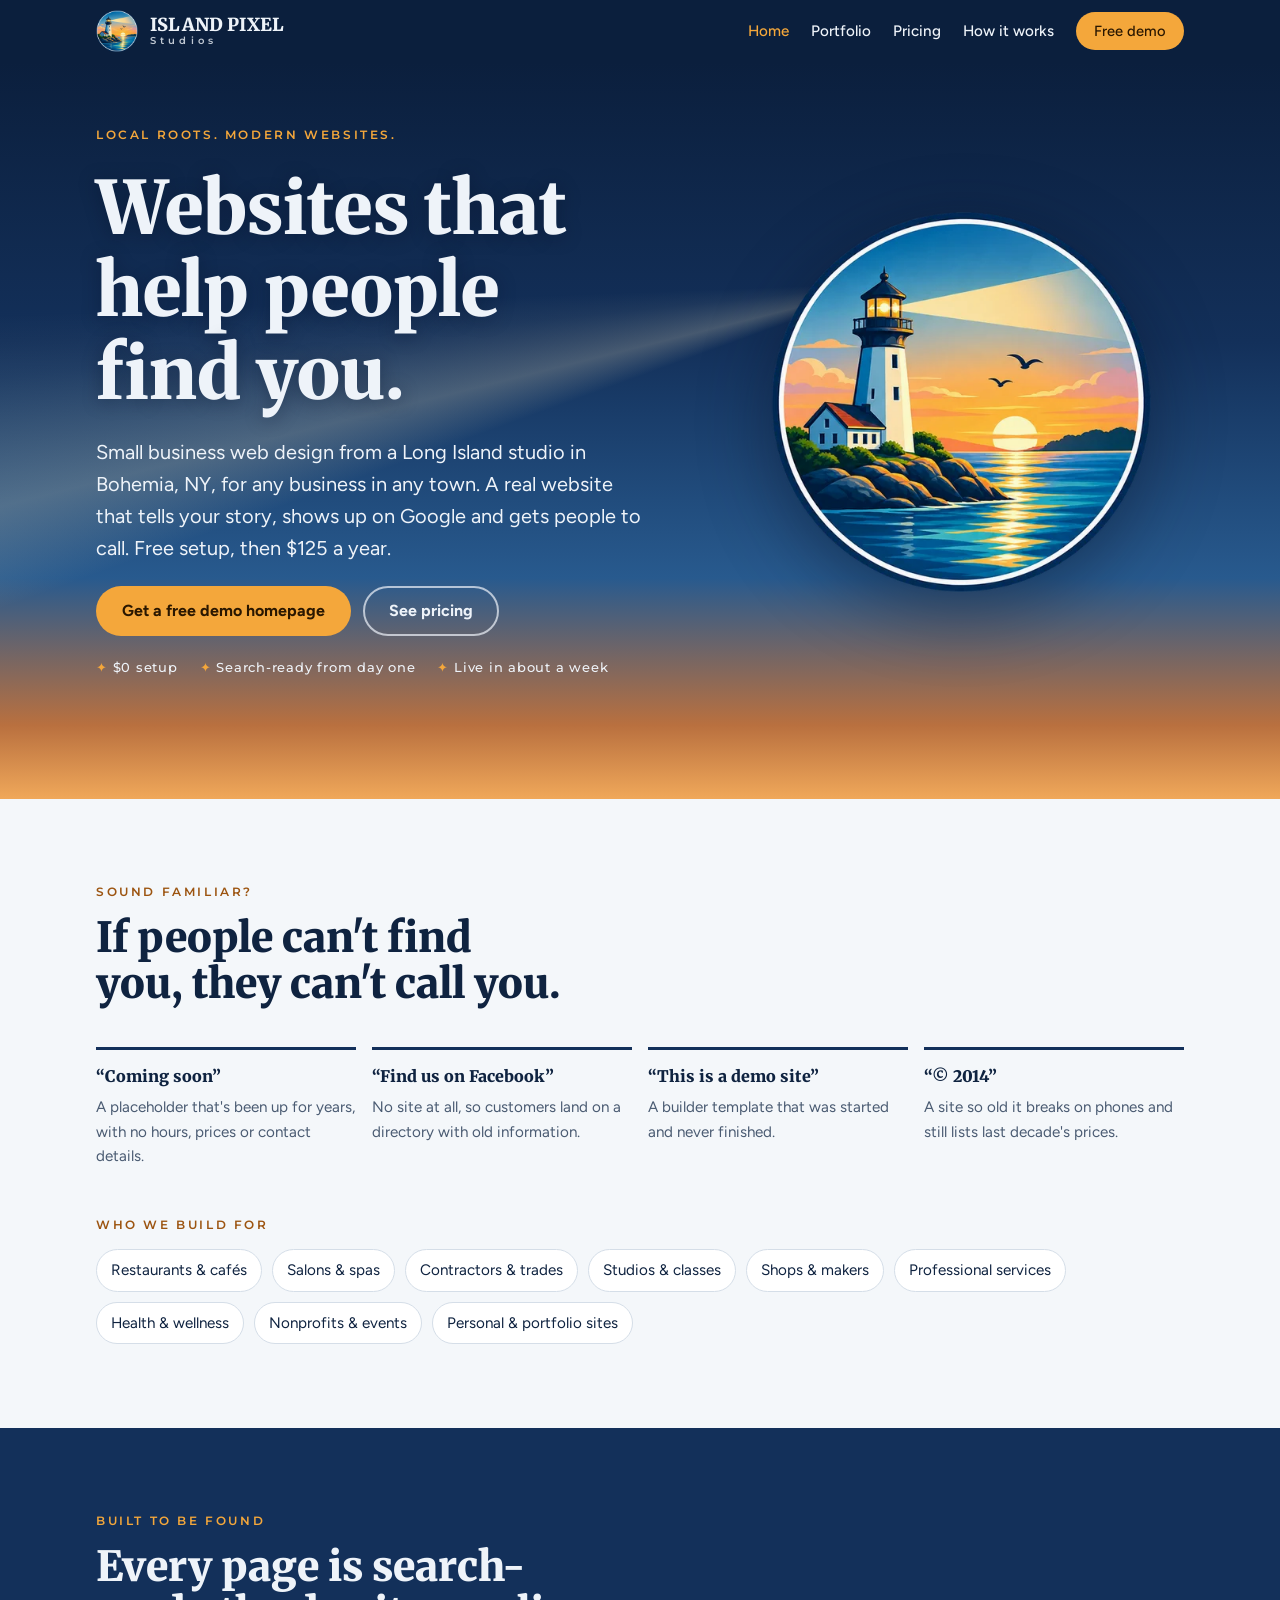
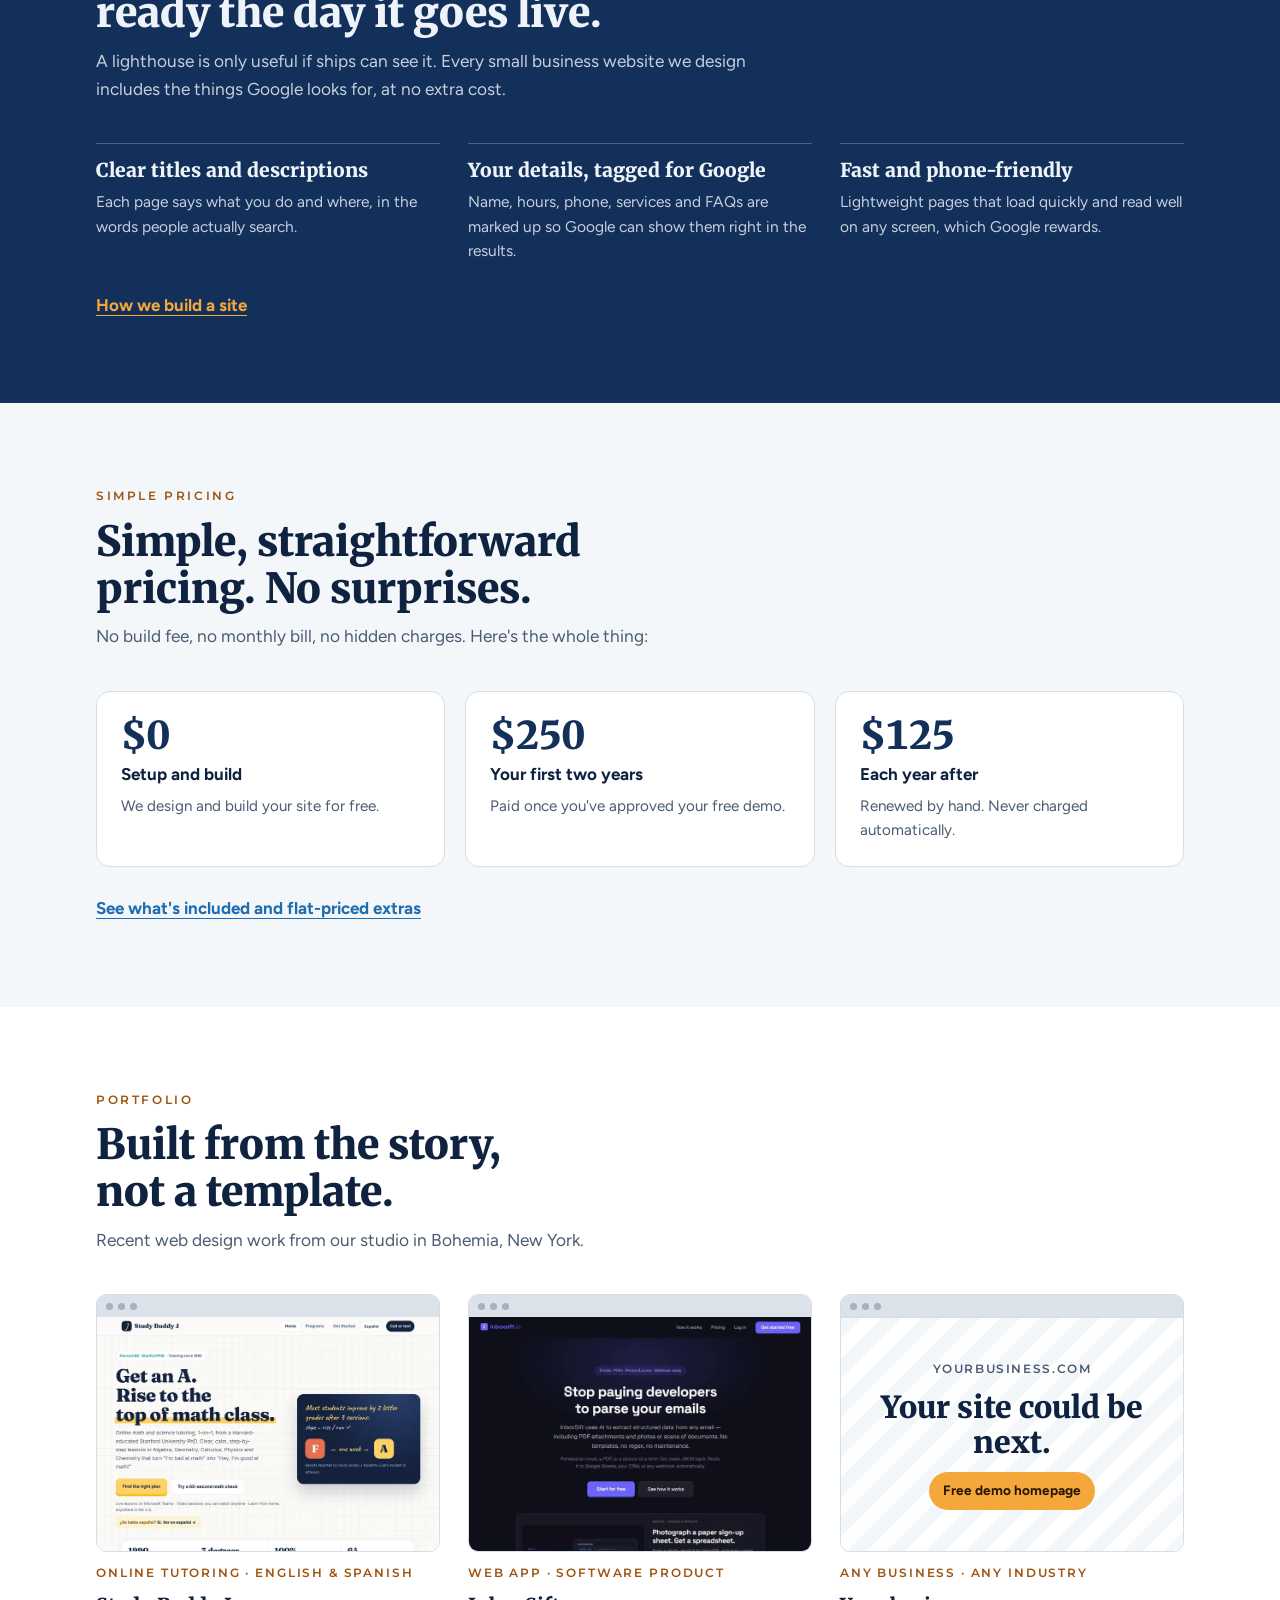
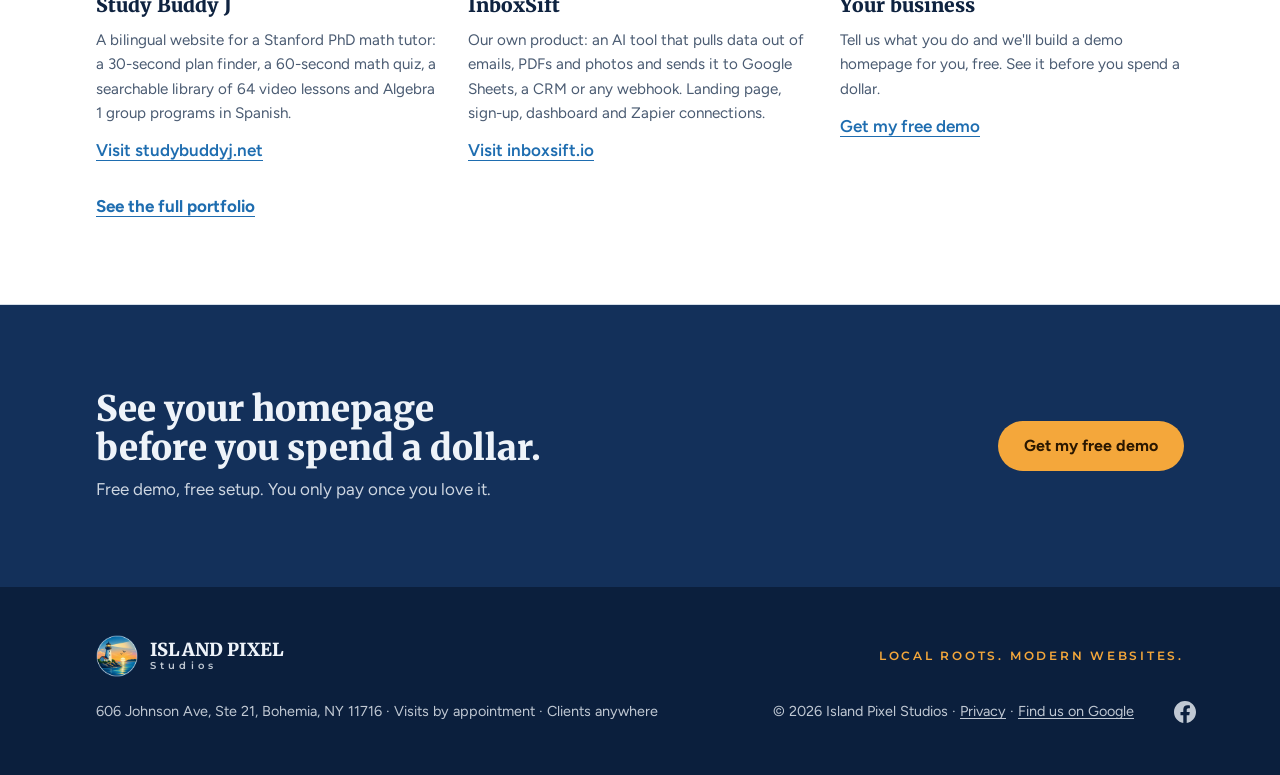
<file: islandpixel/index.html>
<!doctype html>
<html lang="en">
<head>
<meta charset="utf-8">
<meta name="viewport" content="width=device-width, initial-scale=1, viewport-fit=cover">
<title>Small Business Web Design on Long Island | Island Pixel Studios</title>
<meta name="claude:viewport-fit-sides" content="cover">
<meta name="description" content="Long Island web design studio in Bohemia, NY. Small business websites with free setup, built-in SEO and $125 a year. Get a free demo homepage first.">
<meta name="robots" content="index, follow, max-image-preview:large">
<meta name="author" content="Island Pixel Studios">
<meta name="theme-color" content="#13305A">
<link rel="canonical" href="https://islandpixelstudios.com/">
<meta property="og:type" content="website">
<meta property="og:locale" content="en_US">
<meta property="og:site_name" content="Island Pixel Studios">
<meta property="og:title" content="Small Business Web Design on Long Island | Island Pixel Studios">
<meta property="og:description" content="Long Island web design studio in Bohemia, NY. Small business websites with free setup, built-in SEO and $125 a year. Get a free demo homepage first.">
<meta property="og:url" content="https://islandpixelstudios.com/">
<meta property="og:image" content="https://islandpixelstudios.com/images/share.jpg">
<meta property="og:image:width" content="1200">
<meta property="og:image:height" content="630">
<meta property="og:image:alt" content="Island Pixel Studios logo: a lighthouse at sunset">
<meta name="twitter:card" content="summary_large_image">
<meta name="twitter:title" content="Small Business Web Design on Long Island | Island Pixel Studios">
<meta name="twitter:description" content="Long Island web design studio in Bohemia, NY. Small business websites with free setup, built-in SEO and $125 a year. Get a free demo homepage first.">
<meta name="twitter:image" content="https://islandpixelstudios.com/images/share.jpg">
<link rel="icon" type="image/png" href="images/favicon.png">
<link rel="apple-touch-icon" href="images/apple-touch-icon.png">
<link rel="preload" as="image" href="images/logo-mark.webp" type="image/webp">
<link rel="preconnect" href="https://fonts.googleapis.com">
<link rel="preconnect" href="https://fonts.gstatic.com" crossorigin>
<link rel="stylesheet" href="https://fonts.googleapis.com/css2?family=Merriweather:wght@900&family=Montserrat:wght@500;600&family=Figtree:wght@400;500;600;700&family=Rye&family=Young+Serif&display=swap">
<script type="application/ld+json">
{
  "@context": "https://schema.org",
  "@graph": [
    {
      "@type": "ProfessionalService",
      "name": "Island Pixel Studios",
      "slogan": "Local roots. Modern websites.",
      "description": "Long Island web design studio in Bohemia, NY, building small business websites for any industry, anywhere. Free setup, search-ready from day one, $125 a year.",
      "areaServed": [
        "Long Island, NY",
        "Suffolk County, NY",
        "Nassau County, NY",
        "United States"
      ],
      "priceRange": "$125 per year",
      "knowsAbout": [
        "Web design",
        "Small business websites",
        "Search engine optimization",
        "Online booking",
        "Website maintenance"
      ],
      "@id": "https://islandpixelstudios.com/#business",
      "url": "https://islandpixelstudios.com/",
      "logo": "https://islandpixelstudios.com/images/logo-mark.webp",
      "image": "https://islandpixelstudios.com/images/share.jpg",
      "address": {
        "@type": "PostalAddress",
        "streetAddress": "606 Johnson Ave, Ste 21",
        "addressLocality": "Bohemia",
        "addressRegion": "NY",
        "postalCode": "11716",
        "addressCountry": "US"
      },
      "sameAs": [
        "https://www.facebook.com/profile.php?id=61595608635562",
        "https://maps.google.com/?cid=11151725685347902097"
      ],
      "hasMap": "https://maps.google.com/?cid=11151725685347902097"
    },
    {
      "@type": "WebSite",
      "@id": "https://islandpixelstudios.com/#website",
      "url": "https://islandpixelstudios.com/",
      "name": "Island Pixel Studios",
      "publisher": {
        "@id": "https://islandpixelstudios.com/#business"
      }
    },
    {
      "@type": "WebPage",
      "@id": "https://islandpixelstudios.com/#webpage",
      "url": "https://islandpixelstudios.com/",
      "name": "Home",
      "isPartOf": {
        "@id": "https://islandpixelstudios.com/#website"
      },
      "about": {
        "@id": "https://islandpixelstudios.com/#business"
      }
    }
  ]
}
</script>
<link rel="stylesheet" href="css/site.css">
</head>
<body>
<header class="site-head">
  <div class="wrap">
    <a class="brand" href="./" aria-label="Island Pixel Studios home">
      <img src="images/logo-mark.webp" alt="" width="42" height="42" decoding="async">
      <span class="nm"><b>Island Pixel</b><small>Studios</small></span>
    </a>
    <button class="menu-btn" type="button" aria-expanded="false" aria-controls="site-nav">Menu</button>
    <nav class="nav" id="site-nav" aria-label="Main">
      <a href="./" aria-current="page">Home</a>
      <a href="/portfolio">Portfolio</a>
      <a href="/pricing">Pricing</a>
      <a href="/how-it-works">How it works</a>
      <a class="btn btn-sun" href="/contact">Free demo</a>
    </nav>
  </div>
</header>

<main>
  <section class="hero">
    <div class="wrap">
      <div class="hero-copy">
        <span class="label">Local roots. Modern websites.</span>
        <h1>Websites that help people find you.</h1>
        <p class="lede">Small business web design from a Long Island studio in Bohemia, NY, for any business in any town. A real website that tells your story, shows up on Google and gets people to call. Free setup, then $125 a year.</p>
        <div class="actions">
          <a class="btn btn-sun" href="/contact">Get a free demo homepage</a>
          <a class="btn btn-ghost" href="/pricing">See pricing</a>
        </div>
        <div class="facts">
          <span>$0 setup</span>
          <span>Search-ready from day one</span>
          <span>Live in about a week</span>
        </div>
      </div>
      <div class="emblem">
        <img src="images/logo-mark.webp" alt="Island Pixel Studios logo: a lighthouse on a rocky shore at sunset, its beam shining across the sky" width="480" height="480" fetchpriority="high">
      </div>
    </div>
  </section>

  <section>
    <div class="wrap">
      <div class="sec-head">
        <span class="label">Sound familiar?</span>
        <h2>If people can't find you, they can't call you.</h2>
      </div>
      <div class="signs">
        <div class="sign"><q>Coming soon</q><p>A placeholder that's been up for years, with no hours, prices or contact details.</p></div>
        <div class="sign"><q>Find us on Facebook</q><p>No site at all, so customers land on a directory with old information.</p></div>
        <div class="sign"><q>This is a demo site</q><p>A builder template that was started and never finished.</p></div>
        <div class="sign"><q>© 2014</q><p>A site so old it breaks on phones and still lists last decade's prices.</p></div>
      </div>
      <div class="who">
        <span class="label">Who we build for</span>
        <div class="chips">
          <span>Restaurants &amp; cafés</span><span>Salons &amp; spas</span><span>Contractors &amp; trades</span>
          <span>Studios &amp; classes</span><span>Shops &amp; makers</span><span>Professional services</span>
          <span>Health &amp; wellness</span><span>Nonprofits &amp; events</span><span>Personal &amp; portfolio sites</span>
        </div>
      </div>
    </div>
  </section>

  <section class="found">
    <div class="wrap">
      <div class="sec-head">
        <span class="label">Built to be found</span>
        <h2>Every page is search-ready the day it goes live.</h2>
        <p>A lighthouse is only useful if ships can see it. Every small business website we design includes the things Google looks for, at no extra cost.</p>
      </div>
      <div class="beams">
        <div><h3>Clear titles and descriptions</h3><p>Each page says what you do and where, in the words people actually search.</p></div>
        <div><h3>Your details, tagged for Google</h3><p>Name, hours, phone, services and FAQs are marked up so Google can show them right in the results.</p></div>
        <div><h3>Fast and phone-friendly</h3><p>Lightweight pages that load quickly and read well on any screen, which Google rewards.</p></div>
      </div>
      <a class="more-link" href="/how-it-works">How we build a site</a>
    </div>
  </section>

  <section class="simple">
    <div class="wrap">
      <div class="sec-head">
        <span class="label">Simple pricing</span>
        <h2>Simple, straightforward pricing. No surprises.</h2>
        <p>No build fee, no monthly bill, no hidden charges. Here's the whole thing:</p>
      </div>
      <div class="steps-price">
        <div><span class="amt">$0</span><b>Setup and build</b><p>We design and build your site for free.</p></div>
        <div><span class="amt">$250</span><b>Your first two years</b><p>Paid once you've approved your free demo.</p></div>
        <div><span class="amt">$125</span><b>Each year after</b><p>Renewed by hand. Never charged automatically.</p></div>
      </div>
      <a class="more-link" href="/pricing">See what's included and flat-priced extras</a>
    </div>
  </section>

  <section class="work">
    <div class="wrap">
      <div class="sec-head">
        <span class="label">Portfolio</span>
        <h2>Built from the story, not a template.</h2>
        <p>Recent web design work from our studio in Bohemia, New York.</p>
      </div>
      <div class="cards home">
        <article class="card">
          <a class="shot shot-link" href="https://studybuddyj.net" target="_blank" rel="noopener" aria-label="Open studybuddyj.net in a new tab">
            <div class="sbar"><i></i><i></i><i></i></div>
            <img src="images/studybuddyj-home.webp" alt="The Study Buddy J homepage: Get an A. Rise to the top of math class." width="800" height="600" loading="lazy" decoding="async">
          </a>
          <span class="kind">Online tutoring · English &amp; Spanish</span>
          <h3>Study Buddy J</h3>
          <p>A bilingual website for a Stanford PhD math tutor: a 30-second plan finder, a 60-second math quiz, a searchable library of 64 video lessons and Algebra 1 group programs in Spanish.</p>
          <a class="more" href="https://studybuddyj.net" target="_blank" rel="noopener">Visit studybuddyj.net</a>
        </article>
        <article class="card">
          <a class="shot shot-link" href="https://inboxsift.io" target="_blank" rel="noopener" aria-label="Open inboxsift.io in a new tab">
            <div class="sbar"><i></i><i></i><i></i></div>
            <img src="images/inboxsift-home.webp" alt="The InboxSift homepage: Stop paying developers to parse your emails" width="800" height="600" loading="lazy" decoding="async">
          </a>
          <span class="kind">Web app · Software product</span>
          <h3>InboxSift</h3>
          <p>Our own product: an AI tool that pulls data out of emails, PDFs and photos and sends it to Google Sheets, a CRM or any webhook. Landing page, sign-up, dashboard and Zapier connections.</p>
          <a class="more" href="https://inboxsift.io" target="_blank" rel="noopener">Visit inboxsift.io</a>
        </article>
        <article class="card">
          <a class="shot shot-link next-shot" href="/contact" aria-label="Request your free demo homepage">
            <div class="sbar"><i></i><i></i><i></i></div>
            <div class="m-next">
              <span class="url">yourbusiness.com</span>
              <b>Your site could be next.</b>
              <span class="pill">Free demo homepage</span>
            </div>
          </a>
          <span class="kind">Any business · Any industry</span>
          <h3>Your business</h3>
          <p>Tell us what you do and we'll build a demo homepage for you, free. See it before you spend a dollar.</p>
          <a class="more" href="/contact">Get my free demo</a>
        </article>
      </div>
      <a class="more-link" href="/portfolio">See the full portfolio</a>
    </div>
  </section>

  <section class="cta-band">
  <div class="wrap">
    <div>
      <h2>See your homepage before you spend a dollar.</h2>
      <p>Free demo, free setup. You only pay once you love it.</p>
    </div>
    <a class="btn btn-sun" href="/contact">Get my free demo</a>
  </div>
</section>
</main>

<footer class="foot">
  <div class="wrap">
    <a class="brand" href="./" aria-label="Island Pixel Studios home">
      <img src="images/logo-mark.webp" alt="" width="42" height="42" decoding="async">
      <span class="nm"><b>Island Pixel</b><small>Studios</small></span>
    </a>
    <p class="tag">Local roots. Modern websites.</p>
    <p>606 Johnson Ave, Ste 21, Bohemia, NY 11716 · Visits by appointment · Clients anywhere</p>
    <p>© <span id="year">2026</span> Island Pixel Studios · <a href="/privacy">Privacy</a> · <a href="https://maps.google.com/?cid=11151725685347902097" rel="noopener" target="_blank">Find us on Google</a><a class="social" href="https://www.facebook.com/profile.php?id=61595608635562" rel="me noopener" target="_blank" aria-label="Island Pixel Studios on Facebook" title="Facebook"><svg viewBox="0 0 24 24" width="22" height="22" aria-hidden="true" focusable="false"><path fill="currentColor" d="M24 12.07C24 5.41 18.63 0 12 0S0 5.4 0 12.07C0 18.1 4.39 23.1 10.13 24v-8.44H7.08v-3.49h3.05V9.41c0-3.02 1.79-4.69 4.53-4.69 1.31 0 2.68.24 2.68.24v2.97h-1.51c-1.49 0-1.96.93-1.96 1.89v2.25h3.33l-.53 3.49h-2.8V24C19.62 23.1 24 18.1 24 12.07z"/></svg></a></p>
  </div>
</footer>
<script src="js/site.js"></script>
</body>
</html>
</file>
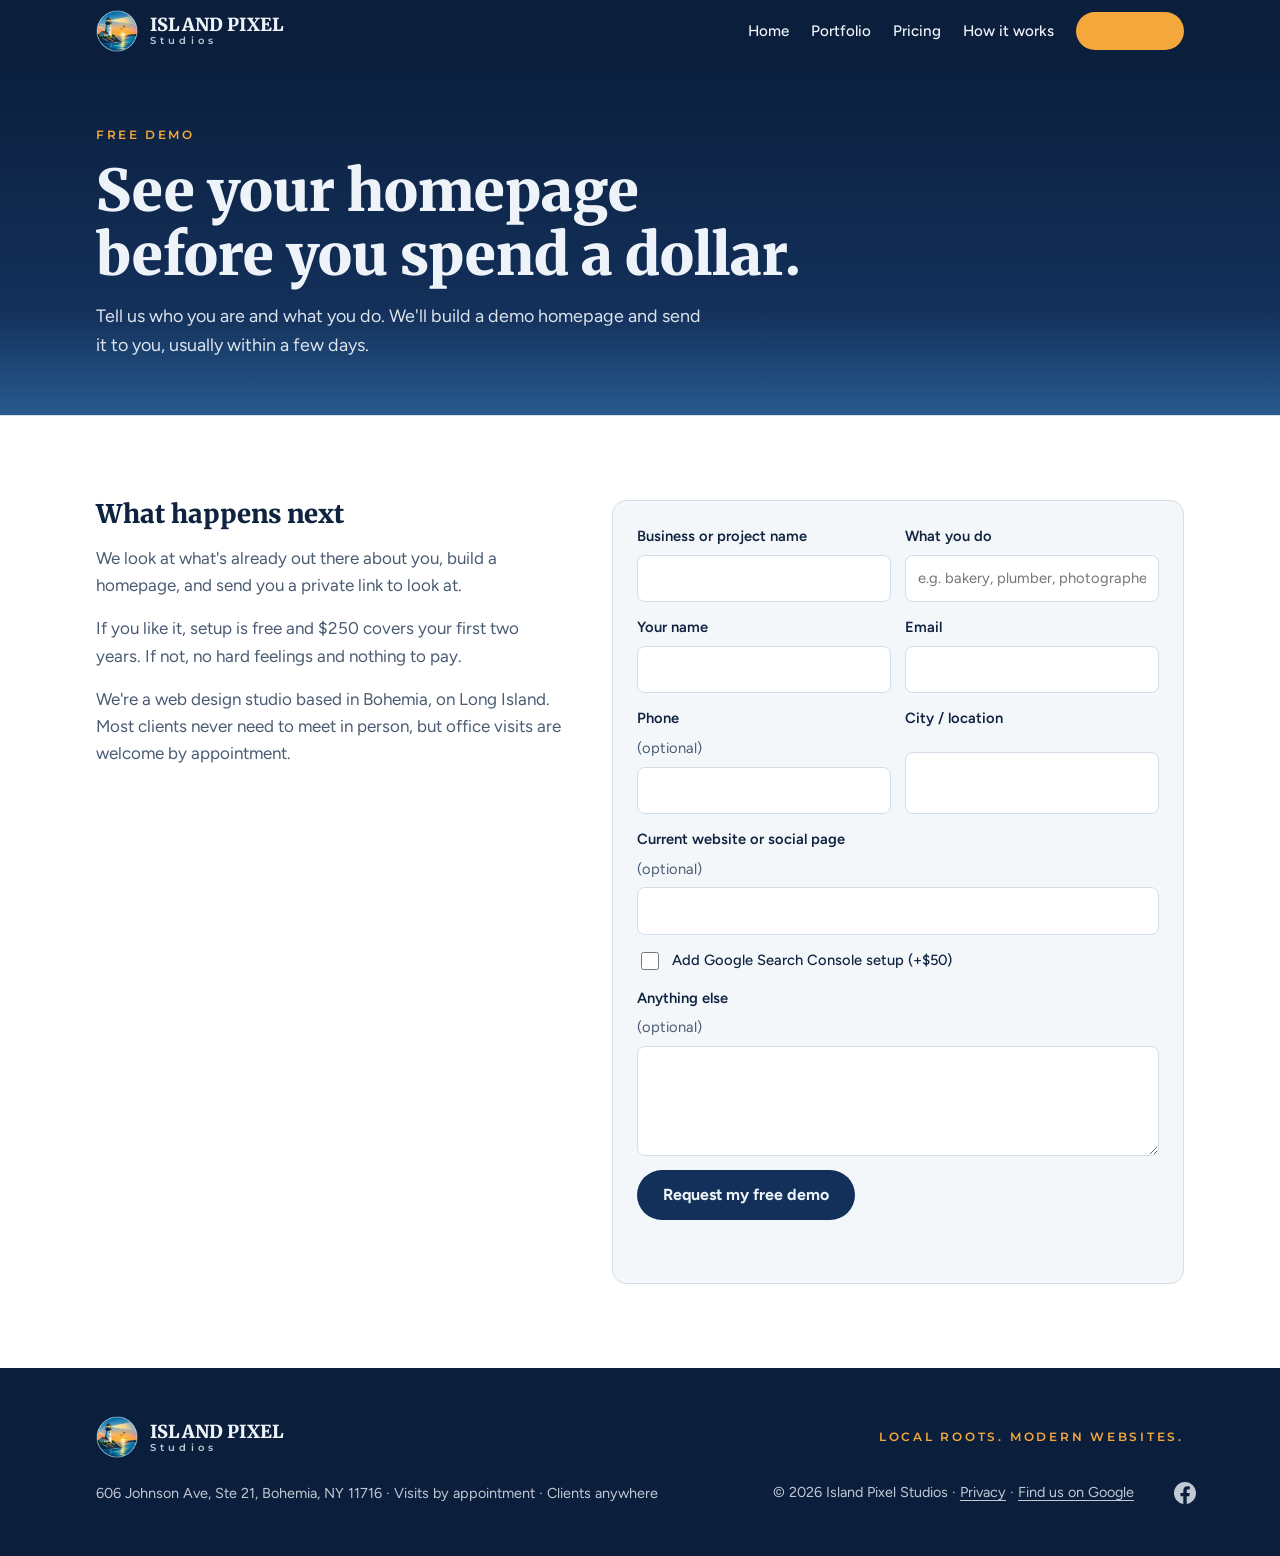
<file: islandpixel/contact.html>
<!doctype html>
<html lang="en">
<head>
<meta charset="utf-8">
<meta name="viewport" content="width=device-width, initial-scale=1, viewport-fit=cover">
<title>Free Website Demo for Your Small Business | Island Pixel Studios</title>
<meta name="claude:viewport-fit-sides" content="cover">
<meta name="description" content="Get a free demo homepage for your small business from a Long Island web design studio. Usually ready within a few days. No cost, no commitment.">
<meta name="robots" content="index, follow, max-image-preview:large">
<meta name="author" content="Island Pixel Studios">
<meta name="theme-color" content="#13305A">
<link rel="canonical" href="https://islandpixelstudios.com/contact">
<meta property="og:type" content="website">
<meta property="og:locale" content="en_US">
<meta property="og:site_name" content="Island Pixel Studios">
<meta property="og:title" content="Free Website Demo for Your Small Business | Island Pixel Studios">
<meta property="og:description" content="Get a free demo homepage for your small business from a Long Island web design studio. Usually ready within a few days. No cost, no commitment.">
<meta property="og:url" content="https://islandpixelstudios.com/contact">
<meta property="og:image" content="https://islandpixelstudios.com/images/share.jpg">
<meta property="og:image:width" content="1200">
<meta property="og:image:height" content="630">
<meta property="og:image:alt" content="Island Pixel Studios logo: a lighthouse at sunset">
<meta name="twitter:card" content="summary_large_image">
<meta name="twitter:title" content="Free Website Demo for Your Small Business | Island Pixel Studios">
<meta name="twitter:description" content="Get a free demo homepage for your small business from a Long Island web design studio. Usually ready within a few days. No cost, no commitment.">
<meta name="twitter:image" content="https://islandpixelstudios.com/images/share.jpg">
<link rel="icon" type="image/png" href="images/favicon.png">
<link rel="apple-touch-icon" href="images/apple-touch-icon.png">
<link rel="preload" as="image" href="images/logo-mark.webp" type="image/webp">
<link rel="preconnect" href="https://fonts.googleapis.com">
<link rel="preconnect" href="https://fonts.gstatic.com" crossorigin>
<link rel="stylesheet" href="https://fonts.googleapis.com/css2?family=Merriweather:wght@900&family=Montserrat:wght@500;600&family=Figtree:wght@400;500;600;700&display=swap">
<script type="application/ld+json">
{
  "@context": "https://schema.org",
  "@graph": [
    {
      "@type": "ProfessionalService",
      "name": "Island Pixel Studios",
      "slogan": "Local roots. Modern websites.",
      "description": "Long Island web design studio in Bohemia, NY, building small business websites for any industry, anywhere. Free setup, search-ready from day one, $125 a year.",
      "areaServed": [
        "Long Island, NY",
        "Suffolk County, NY",
        "Nassau County, NY",
        "United States"
      ],
      "priceRange": "$125 per year",
      "knowsAbout": [
        "Web design",
        "Small business websites",
        "Search engine optimization",
        "Online booking",
        "Website maintenance"
      ],
      "@id": "https://islandpixelstudios.com/#business",
      "url": "https://islandpixelstudios.com/",
      "logo": "https://islandpixelstudios.com/images/logo-mark.webp",
      "image": "https://islandpixelstudios.com/images/share.jpg",
      "address": {
        "@type": "PostalAddress",
        "streetAddress": "606 Johnson Ave, Ste 21",
        "addressLocality": "Bohemia",
        "addressRegion": "NY",
        "postalCode": "11716",
        "addressCountry": "US"
      },
      "sameAs": [
        "https://www.facebook.com/profile.php?id=61595608635562",
        "https://maps.google.com/?cid=11151725685347902097"
      ],
      "hasMap": "https://maps.google.com/?cid=11151725685347902097"
    },
    {
      "@type": "WebSite",
      "@id": "https://islandpixelstudios.com/#website",
      "url": "https://islandpixelstudios.com/",
      "name": "Island Pixel Studios",
      "publisher": {
        "@id": "https://islandpixelstudios.com/#business"
      }
    },
    {
      "@type": "WebPage",
      "@id": "https://islandpixelstudios.com/contact#webpage",
      "url": "https://islandpixelstudios.com/contact",
      "name": "Free Demo",
      "isPartOf": {
        "@id": "https://islandpixelstudios.com/#website"
      },
      "about": {
        "@id": "https://islandpixelstudios.com/#business"
      }
    },
    {
      "@type": "BreadcrumbList",
      "itemListElement": [
        {
          "@type": "ListItem",
          "position": 1,
          "name": "Home",
          "item": "https://islandpixelstudios.com/"
        },
        {
          "@type": "ListItem",
          "position": 2,
          "name": "Free Demo",
          "item": "https://islandpixelstudios.com/contact"
        }
      ]
    }
  ]
}
</script>
<link rel="stylesheet" href="css/site.css">
</head>
<body>
<header class="site-head">
  <div class="wrap">
    <a class="brand" href="./" aria-label="Island Pixel Studios home">
      <img src="images/logo-mark.webp" alt="" width="42" height="42" decoding="async">
      <span class="nm"><b>Island Pixel</b><small>Studios</small></span>
    </a>
    <button class="menu-btn" type="button" aria-expanded="false" aria-controls="site-nav">Menu</button>
    <nav class="nav" id="site-nav" aria-label="Main">
      <a href="./">Home</a>
      <a href="/portfolio">Portfolio</a>
      <a href="/pricing">Pricing</a>
      <a href="/how-it-works">How it works</a>
      <a class="btn btn-sun" href="/contact" aria-current="page">Free demo</a>
    </nav>
  </div>
</header>

<main>
  <section class="page-hero">
    <div class="wrap">
      <span class="label">Free demo</span>
      <h1>See your homepage before you spend a dollar.</h1>
      <p>Tell us who you are and what you do. We'll build a demo homepage and send it to you, usually within a few days.</p>
    </div>
  </section>

  <section class="contact">
    <div class="wrap">
      <div class="side">
        <h2 style="font-size:1.6rem">What happens next</h2>
        <p>We look at what's already out there about you, build a homepage, and send you a private link to look at.</p>
        <p>If you like it, setup is free and $250 covers your first two years. If not, no hard feelings and nothing to pay.</p>
        <p>We're a web design studio based in Bohemia, on Long Island. Most clients never need to meet in person, but office visits are welcome by appointment.</p>
      </div>
      <form id="demo-form" data-form="free-demo" novalidate>
        <div class="row">
          <label for="f-business">Business or project name <input id="f-business" name="business" autocomplete="organization" required></label>
          <label for="f-type">What you do <input id="f-type" name="type" placeholder="e.g. bakery, plumber, photographer" required></label>
        </div>
        <div class="row">
          <label for="f-name">Your name <input id="f-name" name="name" autocomplete="name" required></label>
          <label for="f-email">Email <input id="f-email" name="email" type="email" autocomplete="email" required></label>
        </div>
        <div class="row">
          <label for="f-phone">Phone <span>(optional)</span><input id="f-phone" name="phone" type="tel" autocomplete="tel"></label>
          <label for="f-location">City / location <input id="f-location" name="location" autocomplete="address-level2"></label>
        </div>
        <label for="f-site">Current website or social page <span>(optional)</span><input id="f-site" name="current_site" inputmode="url"></label>
        <label class="check" for="f-gsc"><input type="checkbox" id="f-gsc" name="search_console_setup" value="yes">Add Google Search Console setup (+$50)</label>
        <label for="f-msg">Anything else <span>(optional)</span><textarea id="f-msg" name="message"></textarea></label>
        <label class="hp" aria-hidden="true">Leave blank <input id="f-hp" name="botcheck" tabindex="-1" autocomplete="off"></label>
        <button class="btn btn-navy" type="submit">Request my free demo</button>
        <p class="status" id="f-status" role="status"></p>
      </form>
    </div>
  </section>
</main>

<footer class="foot">
  <div class="wrap">
    <a class="brand" href="./" aria-label="Island Pixel Studios home">
      <img src="images/logo-mark.webp" alt="" width="42" height="42" decoding="async">
      <span class="nm"><b>Island Pixel</b><small>Studios</small></span>
    </a>
    <p class="tag">Local roots. Modern websites.</p>
    <p>606 Johnson Ave, Ste 21, Bohemia, NY 11716 · Visits by appointment · Clients anywhere</p>
    <p>© <span id="year">2026</span> Island Pixel Studios · <a href="/privacy">Privacy</a> · <a href="https://maps.google.com/?cid=11151725685347902097" rel="noopener" target="_blank">Find us on Google</a><a class="social" href="https://www.facebook.com/profile.php?id=61595608635562" rel="me noopener" target="_blank" aria-label="Island Pixel Studios on Facebook" title="Facebook"><svg viewBox="0 0 24 24" width="22" height="22" aria-hidden="true" focusable="false"><path fill="currentColor" d="M24 12.07C24 5.41 18.63 0 12 0S0 5.4 0 12.07C0 18.1 4.39 23.1 10.13 24v-8.44H7.08v-3.49h3.05V9.41c0-3.02 1.79-4.69 4.53-4.69 1.31 0 2.68.24 2.68.24v2.97h-1.51c-1.49 0-1.96.93-1.96 1.89v2.25h3.33l-.53 3.49h-2.8V24C19.62 23.1 24 18.1 24 12.07z"/></svg></a></p>
  </div>
</footer>
<script src="js/site.js"></script>
</body>
</html>
</file>
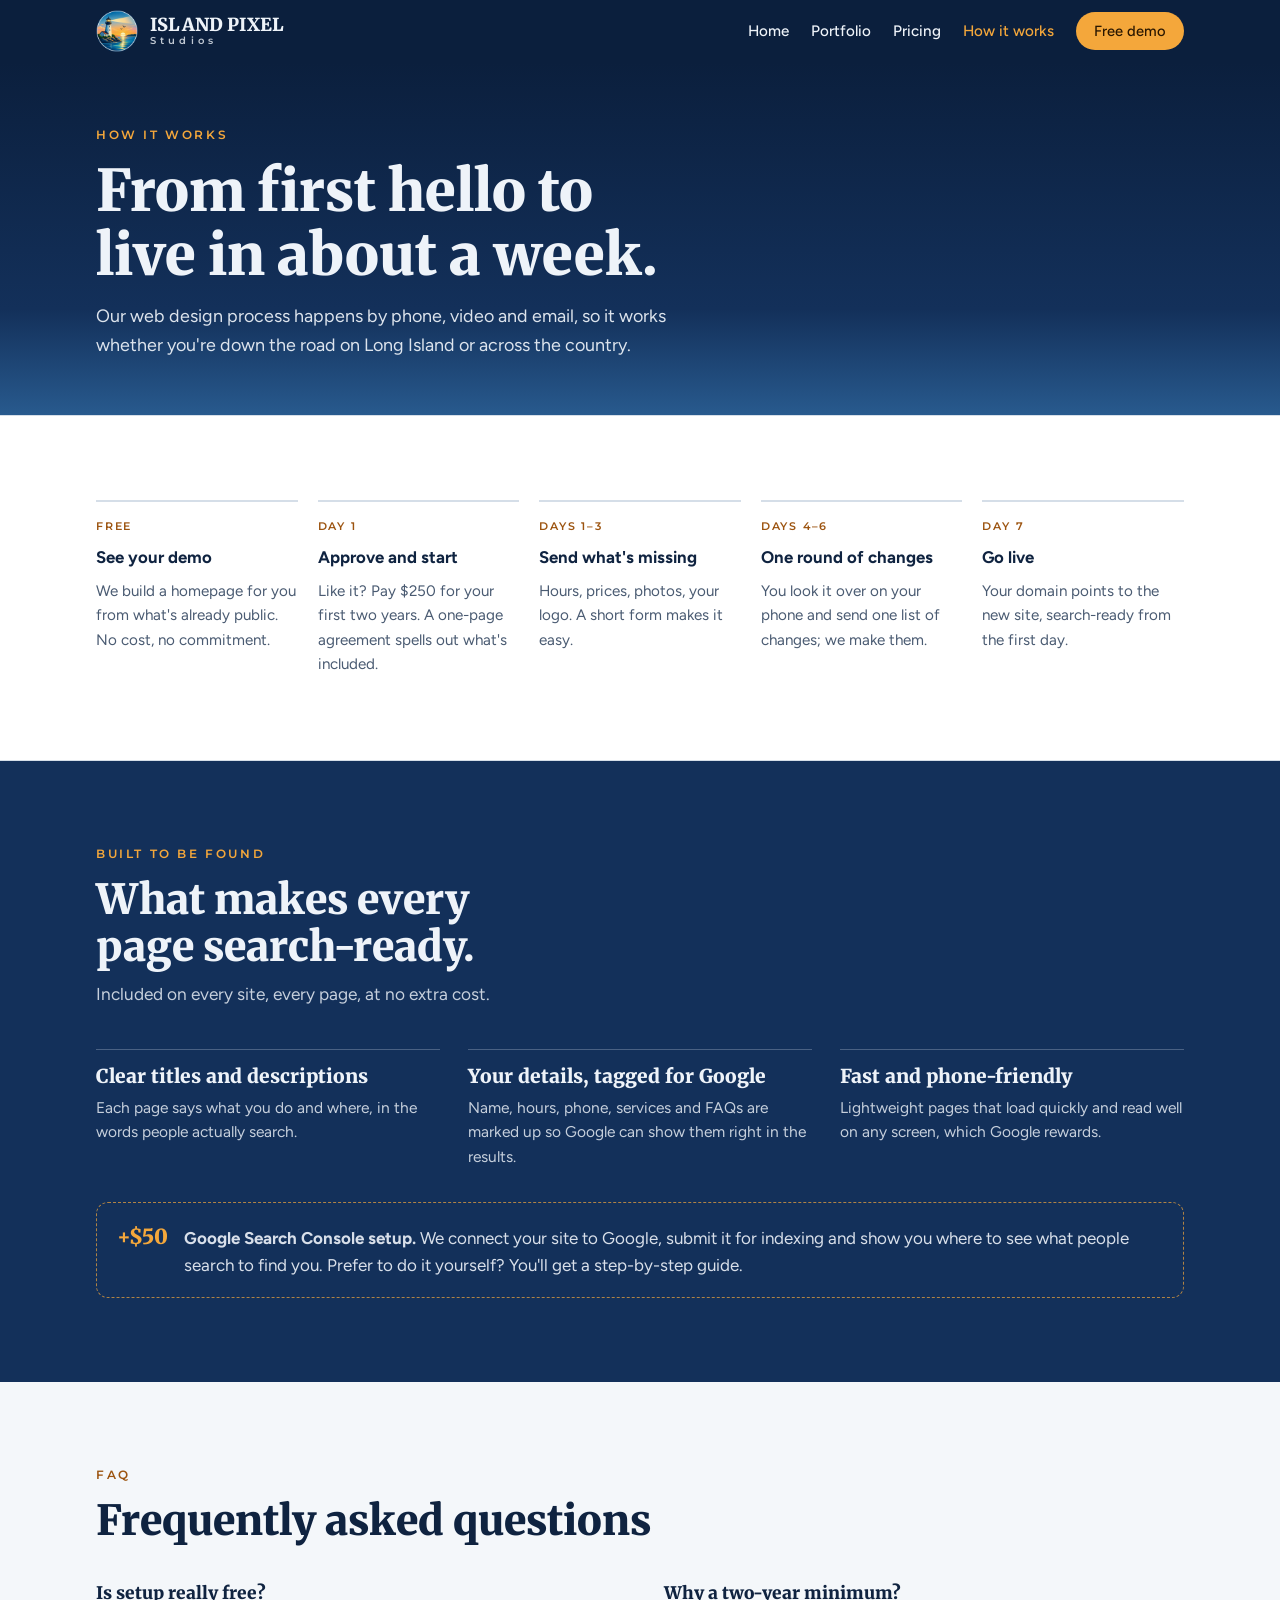
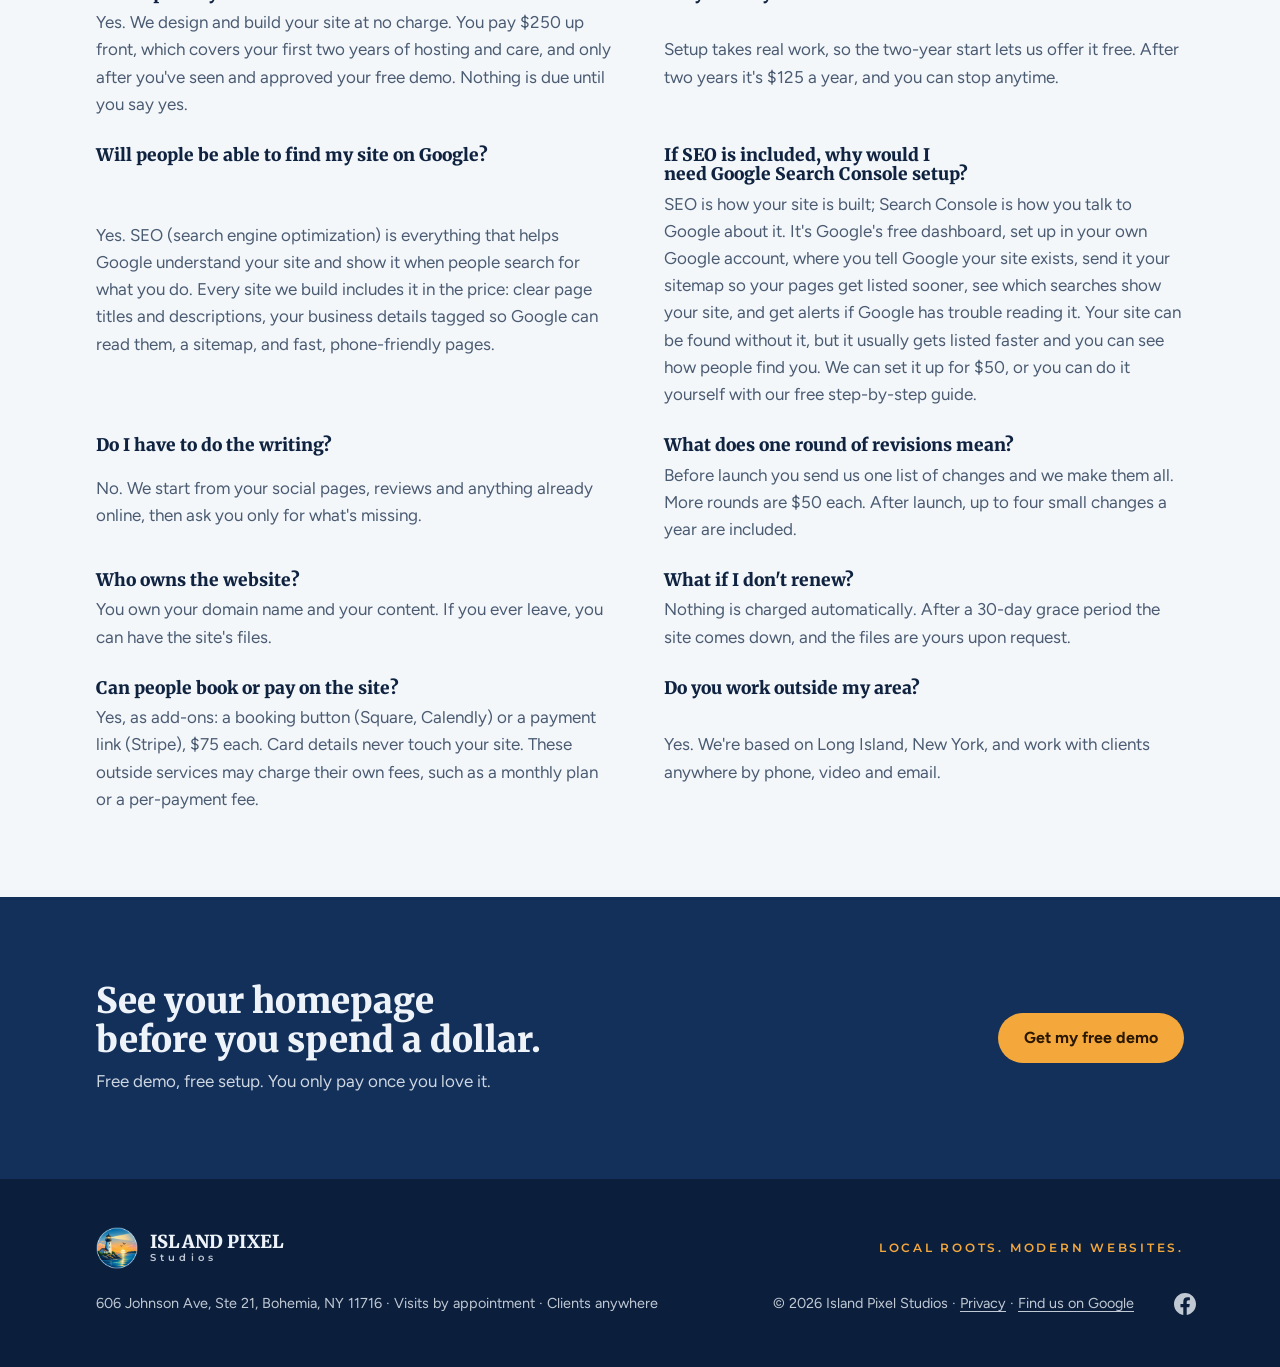
<file: islandpixel/how-it-works.html>
<!doctype html>
<html lang="en">
<head>
<meta charset="utf-8">
<meta name="viewport" content="width=device-width, initial-scale=1, viewport-fit=cover">
<title>How Our Web Design Process Works + FAQ | Island Pixel Studios</title>
<meta name="claude:viewport-fit-sides" content="cover">
<meta name="description" content="How our small business web design process works, from free demo to live website in about a week. FAQs on setup, pricing, Google and ownership.">
<meta name="robots" content="index, follow, max-image-preview:large">
<meta name="author" content="Island Pixel Studios">
<meta name="theme-color" content="#13305A">
<link rel="canonical" href="https://islandpixelstudios.com/how-it-works">
<meta property="og:type" content="website">
<meta property="og:locale" content="en_US">
<meta property="og:site_name" content="Island Pixel Studios">
<meta property="og:title" content="How Our Web Design Process Works + FAQ | Island Pixel Studios">
<meta property="og:description" content="How our small business web design process works, from free demo to live website in about a week. FAQs on setup, pricing, Google and ownership.">
<meta property="og:url" content="https://islandpixelstudios.com/how-it-works">
<meta property="og:image" content="https://islandpixelstudios.com/images/share.jpg">
<meta property="og:image:width" content="1200">
<meta property="og:image:height" content="630">
<meta property="og:image:alt" content="Island Pixel Studios logo: a lighthouse at sunset">
<meta name="twitter:card" content="summary_large_image">
<meta name="twitter:title" content="How Our Web Design Process Works + FAQ | Island Pixel Studios">
<meta name="twitter:description" content="How our small business web design process works, from free demo to live website in about a week. FAQs on setup, pricing, Google and ownership.">
<meta name="twitter:image" content="https://islandpixelstudios.com/images/share.jpg">
<link rel="icon" type="image/png" href="images/favicon.png">
<link rel="apple-touch-icon" href="images/apple-touch-icon.png">
<link rel="preload" as="image" href="images/logo-mark.webp" type="image/webp">
<link rel="preconnect" href="https://fonts.googleapis.com">
<link rel="preconnect" href="https://fonts.gstatic.com" crossorigin>
<link rel="stylesheet" href="https://fonts.googleapis.com/css2?family=Merriweather:wght@900&family=Montserrat:wght@500;600&family=Figtree:wght@400;500;600;700&display=swap">
<script type="application/ld+json">
{
  "@context": "https://schema.org",
  "@graph": [
    {
      "@type": "ProfessionalService",
      "name": "Island Pixel Studios",
      "slogan": "Local roots. Modern websites.",
      "description": "Long Island web design studio in Bohemia, NY, building small business websites for any industry, anywhere. Free setup, search-ready from day one, $125 a year.",
      "areaServed": [
        "Long Island, NY",
        "Suffolk County, NY",
        "Nassau County, NY",
        "United States"
      ],
      "priceRange": "$125 per year",
      "knowsAbout": [
        "Web design",
        "Small business websites",
        "Search engine optimization",
        "Online booking",
        "Website maintenance"
      ],
      "@id": "https://islandpixelstudios.com/#business",
      "url": "https://islandpixelstudios.com/",
      "logo": "https://islandpixelstudios.com/images/logo-mark.webp",
      "image": "https://islandpixelstudios.com/images/share.jpg",
      "address": {
        "@type": "PostalAddress",
        "streetAddress": "606 Johnson Ave, Ste 21",
        "addressLocality": "Bohemia",
        "addressRegion": "NY",
        "postalCode": "11716",
        "addressCountry": "US"
      },
      "sameAs": [
        "https://www.facebook.com/profile.php?id=61595608635562",
        "https://maps.google.com/?cid=11151725685347902097"
      ],
      "hasMap": "https://maps.google.com/?cid=11151725685347902097"
    },
    {
      "@type": "WebSite",
      "@id": "https://islandpixelstudios.com/#website",
      "url": "https://islandpixelstudios.com/",
      "name": "Island Pixel Studios",
      "publisher": {
        "@id": "https://islandpixelstudios.com/#business"
      }
    },
    {
      "@type": "WebPage",
      "@id": "https://islandpixelstudios.com/how-it-works#webpage",
      "url": "https://islandpixelstudios.com/how-it-works",
      "name": "How It Works",
      "isPartOf": {
        "@id": "https://islandpixelstudios.com/#website"
      },
      "about": {
        "@id": "https://islandpixelstudios.com/#business"
      }
    },
    {
      "@type": "BreadcrumbList",
      "itemListElement": [
        {
          "@type": "ListItem",
          "position": 1,
          "name": "Home",
          "item": "https://islandpixelstudios.com/"
        },
        {
          "@type": "ListItem",
          "position": 2,
          "name": "How It Works",
          "item": "https://islandpixelstudios.com/how-it-works"
        }
      ]
    },
    {
      "@type": "FAQPage",
      "mainEntity": [
        {
          "@type": "Question",
          "name": "Is setup really free?",
          "acceptedAnswer": {
            "@type": "Answer",
            "text": "Yes. We design and build your site at no charge. You pay $250 up front, which covers your first two years of hosting and care, and only after you've seen and approved your free demo. Nothing is due until you say yes."
          }
        },
        {
          "@type": "Question",
          "name": "Why a two-year minimum?",
          "acceptedAnswer": {
            "@type": "Answer",
            "text": "Setup takes real work, so the two-year start lets us offer it free. After two years it's $125 a year, and you can stop anytime."
          }
        },
        {
          "@type": "Question",
          "name": "Will people be able to find my site on Google?",
          "acceptedAnswer": {
            "@type": "Answer",
            "text": "Yes. SEO (search engine optimization) is everything that helps Google understand your site and show it when people search for what you do. Every site we build includes it in the price: clear page titles and descriptions, your business details tagged so Google can read them, a sitemap, and fast, phone-friendly pages."
          }
        },
        {
          "@type": "Question",
          "name": "If SEO is included, why would I need Google Search Console setup?",
          "acceptedAnswer": {
            "@type": "Answer",
            "text": "SEO is how your site is built; Search Console is how you talk to Google about it. It's Google's free dashboard, set up in your own Google account, where you tell Google your site exists, send it your sitemap so your pages get listed sooner, see which searches show your site, and get alerts if Google has trouble reading it. Your site can be found without it, but it usually gets listed faster and you can see how people find you. We can set it up for $50, or you can do it yourself with our free step-by-step guide."
          }
        },
        {
          "@type": "Question",
          "name": "Do I have to do the writing?",
          "acceptedAnswer": {
            "@type": "Answer",
            "text": "No. We start from your social pages, reviews and anything already online, then ask you only for what's missing."
          }
        },
        {
          "@type": "Question",
          "name": "What does one round of revisions mean?",
          "acceptedAnswer": {
            "@type": "Answer",
            "text": "Before launch you send us one list of changes and we make them all. More rounds are $50 each. After launch, up to four small changes a year are included."
          }
        },
        {
          "@type": "Question",
          "name": "Who owns the website?",
          "acceptedAnswer": {
            "@type": "Answer",
            "text": "You own your domain name and your content. If you ever leave, you can have the site's files."
          }
        },
        {
          "@type": "Question",
          "name": "What if I don't renew?",
          "acceptedAnswer": {
            "@type": "Answer",
            "text": "Nothing is charged automatically. After a 30-day grace period the site comes down, and the files are yours upon request."
          }
        },
        {
          "@type": "Question",
          "name": "Can people book or pay on the site?",
          "acceptedAnswer": {
            "@type": "Answer",
            "text": "Yes, as add-ons: a booking button (Square, Calendly) or a payment link (Stripe), $75 each. Card details never touch your site. These outside services may charge their own fees, such as a monthly plan or a per-payment fee."
          }
        },
        {
          "@type": "Question",
          "name": "Do you work outside my area?",
          "acceptedAnswer": {
            "@type": "Answer",
            "text": "Yes. We're based on Long Island, New York, and work with clients anywhere by phone, video and email."
          }
        }
      ]
    }
  ]
}
</script>
<link rel="stylesheet" href="css/site.css">
</head>
<body>
<header class="site-head">
  <div class="wrap">
    <a class="brand" href="./" aria-label="Island Pixel Studios home">
      <img src="images/logo-mark.webp" alt="" width="42" height="42" decoding="async">
      <span class="nm"><b>Island Pixel</b><small>Studios</small></span>
    </a>
    <button class="menu-btn" type="button" aria-expanded="false" aria-controls="site-nav">Menu</button>
    <nav class="nav" id="site-nav" aria-label="Main">
      <a href="./">Home</a>
      <a href="/portfolio">Portfolio</a>
      <a href="/pricing">Pricing</a>
      <a href="/how-it-works" aria-current="page">How it works</a>
      <a class="btn btn-sun" href="/contact">Free demo</a>
    </nav>
  </div>
</header>

<main>
  <section class="page-hero">
    <div class="wrap">
      <span class="label">How it works</span>
      <h1>From first hello to live in about a week.</h1>
      <p>Our web design process happens by phone, video and email, so it works whether you're down the road on Long Island or across the country.</p>
    </div>
  </section>

  <section class="how">
    <div class="wrap">
      <ol class="steps">
        <li><span class="when">Free</span><b>See your demo</b><p>We build a homepage for you from what's already public. No cost, no commitment.</p></li>
        <li><span class="when">Day 1</span><b>Approve and start</b><p>Like it? Pay $250 for your first two years. A one-page agreement spells out what's included.</p></li>
        <li><span class="when">Days 1–3</span><b>Send what's missing</b><p>Hours, prices, photos, your logo. A short form makes it easy.</p></li>
        <li><span class="when">Days 4–6</span><b>One round of changes</b><p>You look it over on your phone and send one list of changes; we make them.</p></li>
        <li><span class="when">Day 7</span><b>Go live</b><p>Your domain points to the new site, search-ready from the first day.</p></li>
      </ol>
    </div>
  </section>

  <section class="found">
    <div class="wrap">
      <div class="sec-head">
        <span class="label">Built to be found</span>
        <h2>What makes every page search-ready.</h2>
        <p>Included on every site, every page, at no extra cost.</p>
      </div>
      <div class="beams">
        <div><h3>Clear titles and descriptions</h3><p>Each page says what you do and where, in the words people actually search.</p></div>
        <div><h3>Your details, tagged for Google</h3><p>Name, hours, phone, services and FAQs are marked up so Google can show them right in the results.</p></div>
        <div><h3>Fast and phone-friendly</h3><p>Lightweight pages that load quickly and read well on any screen, which Google rewards.</p></div>
      </div>
      <div class="addon">
        <b>+$50</b>
        <p><strong>Google Search Console setup.</strong> We connect your site to Google, submit it for indexing and show you where to see what people search to find you. Prefer to do it yourself? You'll get a step-by-step guide.</p>
      </div>
    </div>
  </section>

  <section id="faq">
    <div class="wrap">
      <div class="sec-head">
        <span class="label">FAQ</span>
        <h2>Frequently asked questions</h2>
      </div>
      <div class="qa">
        <div><h3>Is setup really free?</h3><p>Yes. We design and build your site at no charge. You pay $250 up front, which covers your first two years of hosting and care, and only after you've seen and approved your free demo. Nothing is due until you say yes.</p></div>
        <div><h3>Why a two-year minimum?</h3><p>Setup takes real work, so the two-year start lets us offer it free. After two years it's $125 a year, and you can stop anytime.</p></div>
        <div><h3>Will people be able to find my site on Google?</h3><p>Yes. SEO (search engine optimization) is everything that helps Google understand your site and show it when people search for what you do. Every site we build includes it in the price: clear page titles and descriptions, your business details tagged so Google can read them, a sitemap, and fast, phone-friendly pages.</p></div>
        <div><h3>If SEO is included, why would I need Google Search Console setup?</h3><p>SEO is how your site is built; Search Console is how you talk to Google about it. It's Google's free dashboard, set up in your own Google account, where you tell Google your site exists, send it your sitemap so your pages get listed sooner, see which searches show your site, and get alerts if Google has trouble reading it. Your site can be found without it, but it usually gets listed faster and you can see how people find you. We can set it up for $50, or you can do it yourself with our free step-by-step guide.</p></div>
        <div><h3>Do I have to do the writing?</h3><p>No. We start from your social pages, reviews and anything already online, then ask you only for what's missing.</p></div>
        <div><h3>What does one round of revisions mean?</h3><p>Before launch you send us one list of changes and we make them all. More rounds are $50 each. After launch, up to four small changes a year are included.</p></div>
        <div><h3>Who owns the website?</h3><p>You own your domain name and your content. If you ever leave, you can have the site's files.</p></div>
        <div><h3>What if I don't renew?</h3><p>Nothing is charged automatically. After a 30-day grace period the site comes down, and the files are yours upon request.</p></div>
        <div><h3>Can people book or pay on the site?</h3><p>Yes, as add-ons: a booking button (Square, Calendly) or a payment link (Stripe), $75 each. Card details never touch your site. These outside services may charge their own fees, such as a monthly plan or a per-payment fee.</p></div>
        <div><h3>Do you work outside my area?</h3><p>Yes. We're based on Long Island, New York, and work with clients anywhere by phone, video and email.</p></div>
      </div>
    </div>
  </section>

  <section class="cta-band">
  <div class="wrap">
    <div>
      <h2>See your homepage before you spend a dollar.</h2>
      <p>Free demo, free setup. You only pay once you love it.</p>
    </div>
    <a class="btn btn-sun" href="/contact">Get my free demo</a>
  </div>
</section>
</main>

<footer class="foot">
  <div class="wrap">
    <a class="brand" href="./" aria-label="Island Pixel Studios home">
      <img src="images/logo-mark.webp" alt="" width="42" height="42" decoding="async">
      <span class="nm"><b>Island Pixel</b><small>Studios</small></span>
    </a>
    <p class="tag">Local roots. Modern websites.</p>
    <p>606 Johnson Ave, Ste 21, Bohemia, NY 11716 · Visits by appointment · Clients anywhere</p>
    <p>© <span id="year">2026</span> Island Pixel Studios · <a href="/privacy">Privacy</a> · <a href="https://maps.google.com/?cid=11151725685347902097" rel="noopener" target="_blank">Find us on Google</a><a class="social" href="https://www.facebook.com/profile.php?id=61595608635562" rel="me noopener" target="_blank" aria-label="Island Pixel Studios on Facebook" title="Facebook"><svg viewBox="0 0 24 24" width="22" height="22" aria-hidden="true" focusable="false"><path fill="currentColor" d="M24 12.07C24 5.41 18.63 0 12 0S0 5.4 0 12.07C0 18.1 4.39 23.1 10.13 24v-8.44H7.08v-3.49h3.05V9.41c0-3.02 1.79-4.69 4.53-4.69 1.31 0 2.68.24 2.68.24v2.97h-1.51c-1.49 0-1.96.93-1.96 1.89v2.25h3.33l-.53 3.49h-2.8V24C19.62 23.1 24 18.1 24 12.07z"/></svg></a></p>
  </div>
</footer>
<script src="js/site.js"></script>
</body>
</html>
</file>
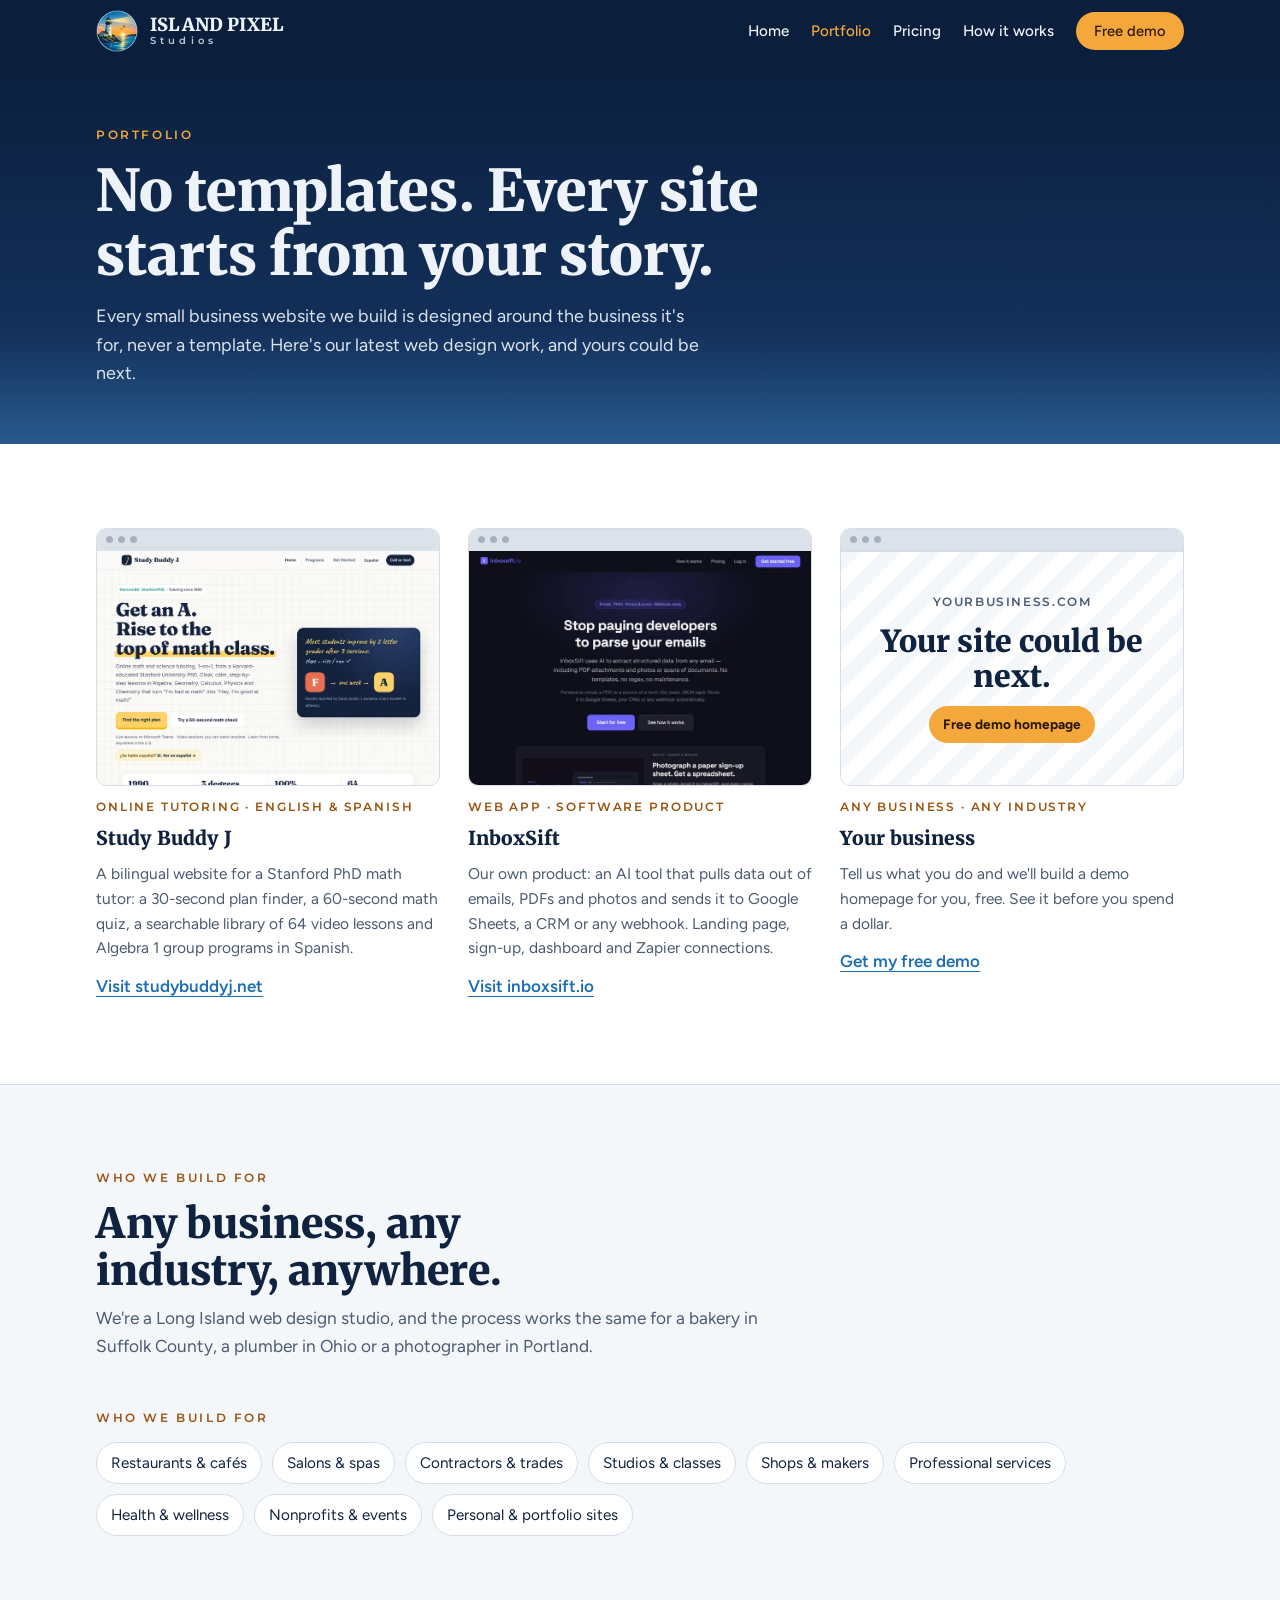
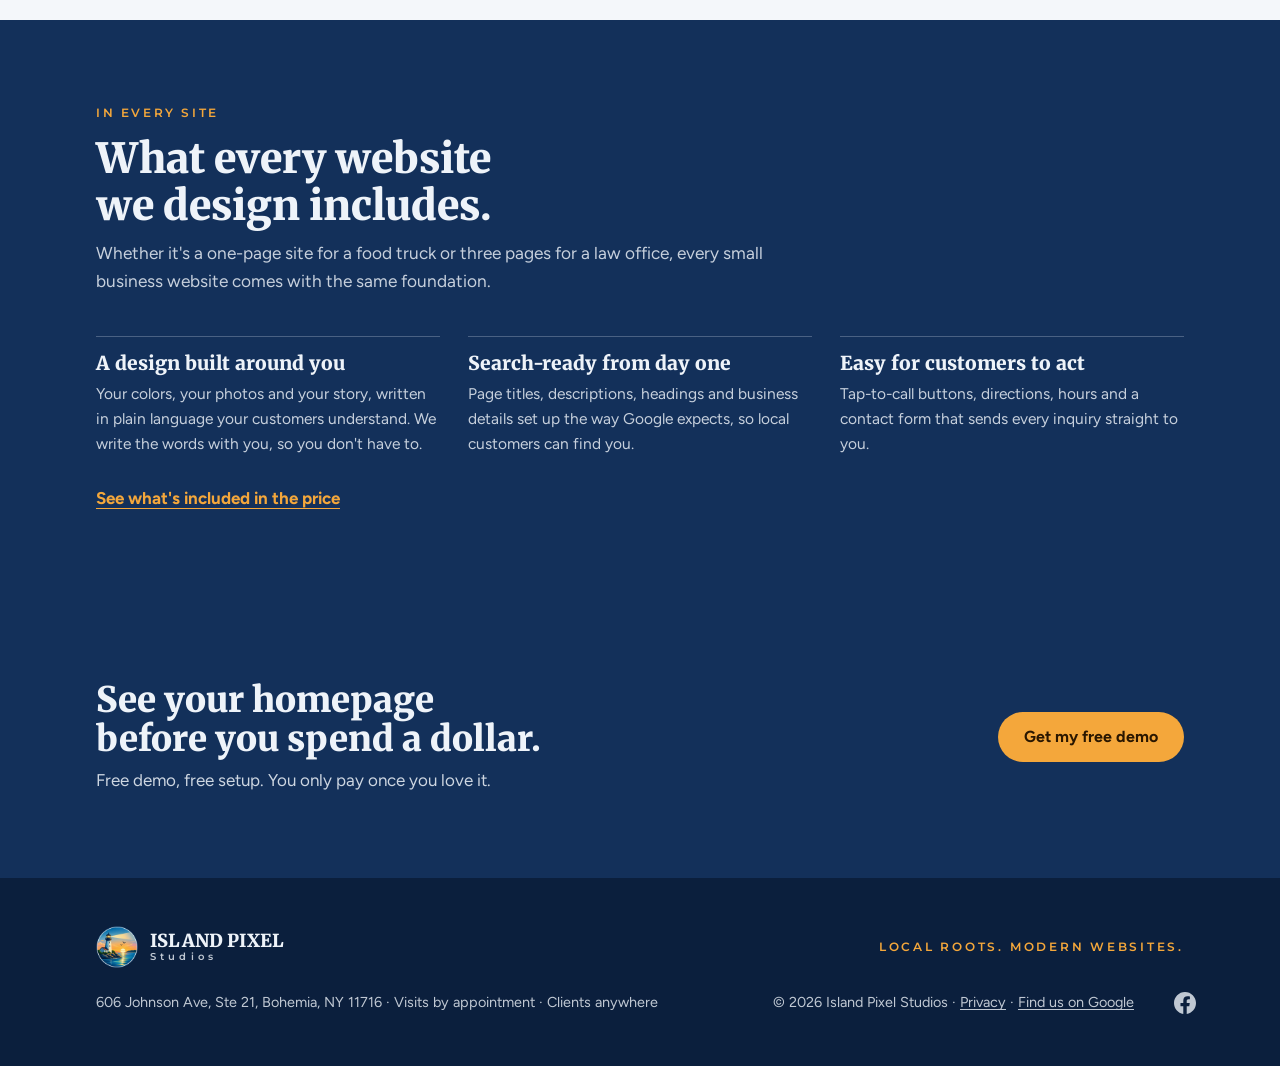
<file: islandpixel/portfolio.html>
<!doctype html>
<html lang="en">
<head>
<meta charset="utf-8">
<meta name="viewport" content="width=device-width, initial-scale=1, viewport-fit=cover">
<title>Web Design Portfolio: Small Business Websites | Island Pixel Studios</title>
<meta name="claude:viewport-fit-sides" content="cover">
<meta name="description" content="Web design work by Island Pixel Studios, a Long Island studio in Bohemia, NY, including Study Buddy J and InboxSift. See what every small business website includes.">
<meta name="robots" content="index, follow, max-image-preview:large">
<meta name="author" content="Island Pixel Studios">
<meta name="theme-color" content="#13305A">
<link rel="canonical" href="https://islandpixelstudios.com/portfolio">
<meta property="og:type" content="website">
<meta property="og:locale" content="en_US">
<meta property="og:site_name" content="Island Pixel Studios">
<meta property="og:title" content="Web Design Portfolio: Small Business Websites | Island Pixel Studios">
<meta property="og:description" content="Web design work by Island Pixel Studios, a Long Island studio in Bohemia, NY, including Study Buddy J and InboxSift. See what every small business website includes.">
<meta property="og:url" content="https://islandpixelstudios.com/portfolio">
<meta property="og:image" content="https://islandpixelstudios.com/images/share.jpg">
<meta property="og:image:width" content="1200">
<meta property="og:image:height" content="630">
<meta property="og:image:alt" content="Island Pixel Studios logo: a lighthouse at sunset">
<meta name="twitter:card" content="summary_large_image">
<meta name="twitter:title" content="Web Design Portfolio: Small Business Websites | Island Pixel Studios">
<meta name="twitter:description" content="Web design work by Island Pixel Studios, a Long Island studio in Bohemia, NY, including Study Buddy J and InboxSift. See what every small business website includes.">
<meta name="twitter:image" content="https://islandpixelstudios.com/images/share.jpg">
<link rel="icon" type="image/png" href="images/favicon.png">
<link rel="apple-touch-icon" href="images/apple-touch-icon.png">
<link rel="preload" as="image" href="images/logo-mark.webp" type="image/webp">
<link rel="preconnect" href="https://fonts.googleapis.com">
<link rel="preconnect" href="https://fonts.gstatic.com" crossorigin>
<link rel="stylesheet" href="https://fonts.googleapis.com/css2?family=Merriweather:wght@900&family=Montserrat:wght@500;600&family=Figtree:wght@400;500;600;700&family=Rye&family=Young+Serif&display=swap">
<script type="application/ld+json">
{
  "@context": "https://schema.org",
  "@graph": [
    {
      "@type": "ProfessionalService",
      "name": "Island Pixel Studios",
      "slogan": "Local roots. Modern websites.",
      "description": "Long Island web design studio in Bohemia, NY, building small business websites for any industry, anywhere. Free setup, search-ready from day one, $125 a year.",
      "areaServed": [
        "Long Island, NY",
        "Suffolk County, NY",
        "Nassau County, NY",
        "United States"
      ],
      "priceRange": "$125 per year",
      "knowsAbout": [
        "Web design",
        "Small business websites",
        "Search engine optimization",
        "Online booking",
        "Website maintenance"
      ],
      "@id": "https://islandpixelstudios.com/#business",
      "url": "https://islandpixelstudios.com/",
      "logo": "https://islandpixelstudios.com/images/logo-mark.webp",
      "image": "https://islandpixelstudios.com/images/share.jpg",
      "address": {
        "@type": "PostalAddress",
        "streetAddress": "606 Johnson Ave, Ste 21",
        "addressLocality": "Bohemia",
        "addressRegion": "NY",
        "postalCode": "11716",
        "addressCountry": "US"
      },
      "sameAs": [
        "https://www.facebook.com/profile.php?id=61595608635562",
        "https://maps.google.com/?cid=11151725685347902097"
      ],
      "hasMap": "https://maps.google.com/?cid=11151725685347902097"
    },
    {
      "@type": "WebSite",
      "@id": "https://islandpixelstudios.com/#website",
      "url": "https://islandpixelstudios.com/",
      "name": "Island Pixel Studios",
      "publisher": {
        "@id": "https://islandpixelstudios.com/#business"
      }
    },
    {
      "@type": "WebPage",
      "@id": "https://islandpixelstudios.com/portfolio#webpage",
      "url": "https://islandpixelstudios.com/portfolio",
      "name": "Portfolio",
      "isPartOf": {
        "@id": "https://islandpixelstudios.com/#website"
      },
      "about": {
        "@id": "https://islandpixelstudios.com/#business"
      }
    },
    {
      "@type": "BreadcrumbList",
      "itemListElement": [
        {
          "@type": "ListItem",
          "position": 1,
          "name": "Home",
          "item": "https://islandpixelstudios.com/"
        },
        {
          "@type": "ListItem",
          "position": 2,
          "name": "Portfolio",
          "item": "https://islandpixelstudios.com/portfolio"
        }
      ]
    }
  ]
}
</script>
<link rel="stylesheet" href="css/site.css">
</head>
<body>
<header class="site-head">
  <div class="wrap">
    <a class="brand" href="./" aria-label="Island Pixel Studios home">
      <img src="images/logo-mark.webp" alt="" width="42" height="42" decoding="async">
      <span class="nm"><b>Island Pixel</b><small>Studios</small></span>
    </a>
    <button class="menu-btn" type="button" aria-expanded="false" aria-controls="site-nav">Menu</button>
    <nav class="nav" id="site-nav" aria-label="Main">
      <a href="./">Home</a>
      <a href="/portfolio" aria-current="page">Portfolio</a>
      <a href="/pricing">Pricing</a>
      <a href="/how-it-works">How it works</a>
      <a class="btn btn-sun" href="/contact">Free demo</a>
    </nav>
  </div>
</header>

<main>
  <section class="page-hero">
    <div class="wrap">
      <span class="label">Portfolio</span>
      <h1>No templates. Every site starts from your story.</h1>
      <p>Every small business website we build is designed around the business it's for, never a template. Here's our latest web design work, and yours could be next.</p>
    </div>
  </section>

  <section class="work">
    <div class="wrap">
      <div class="cards">
        <article class="card">
          <a class="shot shot-link" href="https://studybuddyj.net" target="_blank" rel="noopener" aria-label="Open studybuddyj.net in a new tab">
            <div class="sbar"><i></i><i></i><i></i></div>
            <img src="images/studybuddyj-home.webp" alt="The Study Buddy J homepage: Get an A. Rise to the top of math class." width="800" height="600" loading="lazy" decoding="async">
          </a>
          <span class="kind">Online tutoring · English &amp; Spanish</span>
          <h3>Study Buddy J</h3>
          <p>A bilingual website for a Stanford PhD math tutor: a 30-second plan finder, a 60-second math quiz, a searchable library of 64 video lessons and Algebra 1 group programs in Spanish.</p>
          <a class="more" href="https://studybuddyj.net" target="_blank" rel="noopener">Visit studybuddyj.net</a>
        </article>
        <article class="card">
          <a class="shot shot-link" href="https://inboxsift.io" target="_blank" rel="noopener" aria-label="Open inboxsift.io in a new tab">
            <div class="sbar"><i></i><i></i><i></i></div>
            <img src="images/inboxsift-home.webp" alt="The InboxSift homepage: Stop paying developers to parse your emails" width="800" height="600" loading="lazy" decoding="async">
          </a>
          <span class="kind">Web app · Software product</span>
          <h3>InboxSift</h3>
          <p>Our own product: an AI tool that pulls data out of emails, PDFs and photos and sends it to Google Sheets, a CRM or any webhook. Landing page, sign-up, dashboard and Zapier connections.</p>
          <a class="more" href="https://inboxsift.io" target="_blank" rel="noopener">Visit inboxsift.io</a>
        </article>
        <article class="card">
          <a class="shot shot-link next-shot" href="/contact" aria-label="Request your free demo homepage">
            <div class="sbar"><i></i><i></i><i></i></div>
            <div class="m-next">
              <span class="url">yourbusiness.com</span>
              <b>Your site could be next.</b>
              <span class="pill">Free demo homepage</span>
            </div>
          </a>
          <span class="kind">Any business · Any industry</span>
          <h3>Your business</h3>
          <p>Tell us what you do and we'll build a demo homepage for you, free. See it before you spend a dollar.</p>
          <a class="more" href="/contact">Get my free demo</a>
        </article>
      </div>
    </div>
  </section>

  <section>
    <div class="wrap">
      <div class="sec-head">
        <span class="label">Who we build for</span>
        <h2>Any business, any industry, anywhere.</h2>
        <p>We're a Long Island web design studio, and the process works the same for a bakery in Suffolk County, a plumber in Ohio or a photographer in Portland.</p>
      </div>
      <div class="who">
        <span class="label">Who we build for</span>
        <div class="chips">
          <span>Restaurants &amp; cafés</span><span>Salons &amp; spas</span><span>Contractors &amp; trades</span>
          <span>Studios &amp; classes</span><span>Shops &amp; makers</span><span>Professional services</span>
          <span>Health &amp; wellness</span><span>Nonprofits &amp; events</span><span>Personal &amp; portfolio sites</span>
        </div>
      </div>
    </div>
  </section>

  <section class="found">
    <div class="wrap">
      <div class="sec-head">
        <span class="label">In every site</span>
        <h2>What every website we design includes.</h2>
        <p>Whether it's a one-page site for a food truck or three pages for a law office, every small business website comes with the same foundation.</p>
      </div>
      <div class="beams">
        <div><h3>A design built around you</h3><p>Your colors, your photos and your story, written in plain language your customers understand. We write the words with you, so you don't have to.</p></div>
        <div><h3>Search-ready from day one</h3><p>Page titles, descriptions, headings and business details set up the way Google expects, so local customers can find you.</p></div>
        <div><h3>Easy for customers to act</h3><p>Tap-to-call buttons, directions, hours and a contact form that sends every inquiry straight to you.</p></div>
      </div>
      <a class="more-link" href="/pricing">See what's included in the price</a>
    </div>
  </section>

  <section class="cta-band">
  <div class="wrap">
    <div>
      <h2>See your homepage before you spend a dollar.</h2>
      <p>Free demo, free setup. You only pay once you love it.</p>
    </div>
    <a class="btn btn-sun" href="/contact">Get my free demo</a>
  </div>
</section>
</main>

<footer class="foot">
  <div class="wrap">
    <a class="brand" href="./" aria-label="Island Pixel Studios home">
      <img src="images/logo-mark.webp" alt="" width="42" height="42" decoding="async">
      <span class="nm"><b>Island Pixel</b><small>Studios</small></span>
    </a>
    <p class="tag">Local roots. Modern websites.</p>
    <p>606 Johnson Ave, Ste 21, Bohemia, NY 11716 · Visits by appointment · Clients anywhere</p>
    <p>© <span id="year">2026</span> Island Pixel Studios · <a href="/privacy">Privacy</a> · <a href="https://maps.google.com/?cid=11151725685347902097" rel="noopener" target="_blank">Find us on Google</a><a class="social" href="https://www.facebook.com/profile.php?id=61595608635562" rel="me noopener" target="_blank" aria-label="Island Pixel Studios on Facebook" title="Facebook"><svg viewBox="0 0 24 24" width="22" height="22" aria-hidden="true" focusable="false"><path fill="currentColor" d="M24 12.07C24 5.41 18.63 0 12 0S0 5.4 0 12.07C0 18.1 4.39 23.1 10.13 24v-8.44H7.08v-3.49h3.05V9.41c0-3.02 1.79-4.69 4.53-4.69 1.31 0 2.68.24 2.68.24v2.97h-1.51c-1.49 0-1.96.93-1.96 1.89v2.25h3.33l-.53 3.49h-2.8V24C19.62 23.1 24 18.1 24 12.07z"/></svg></a></p>
  </div>
</footer>
<script src="js/site.js"></script>
</body>
</html>
</file>
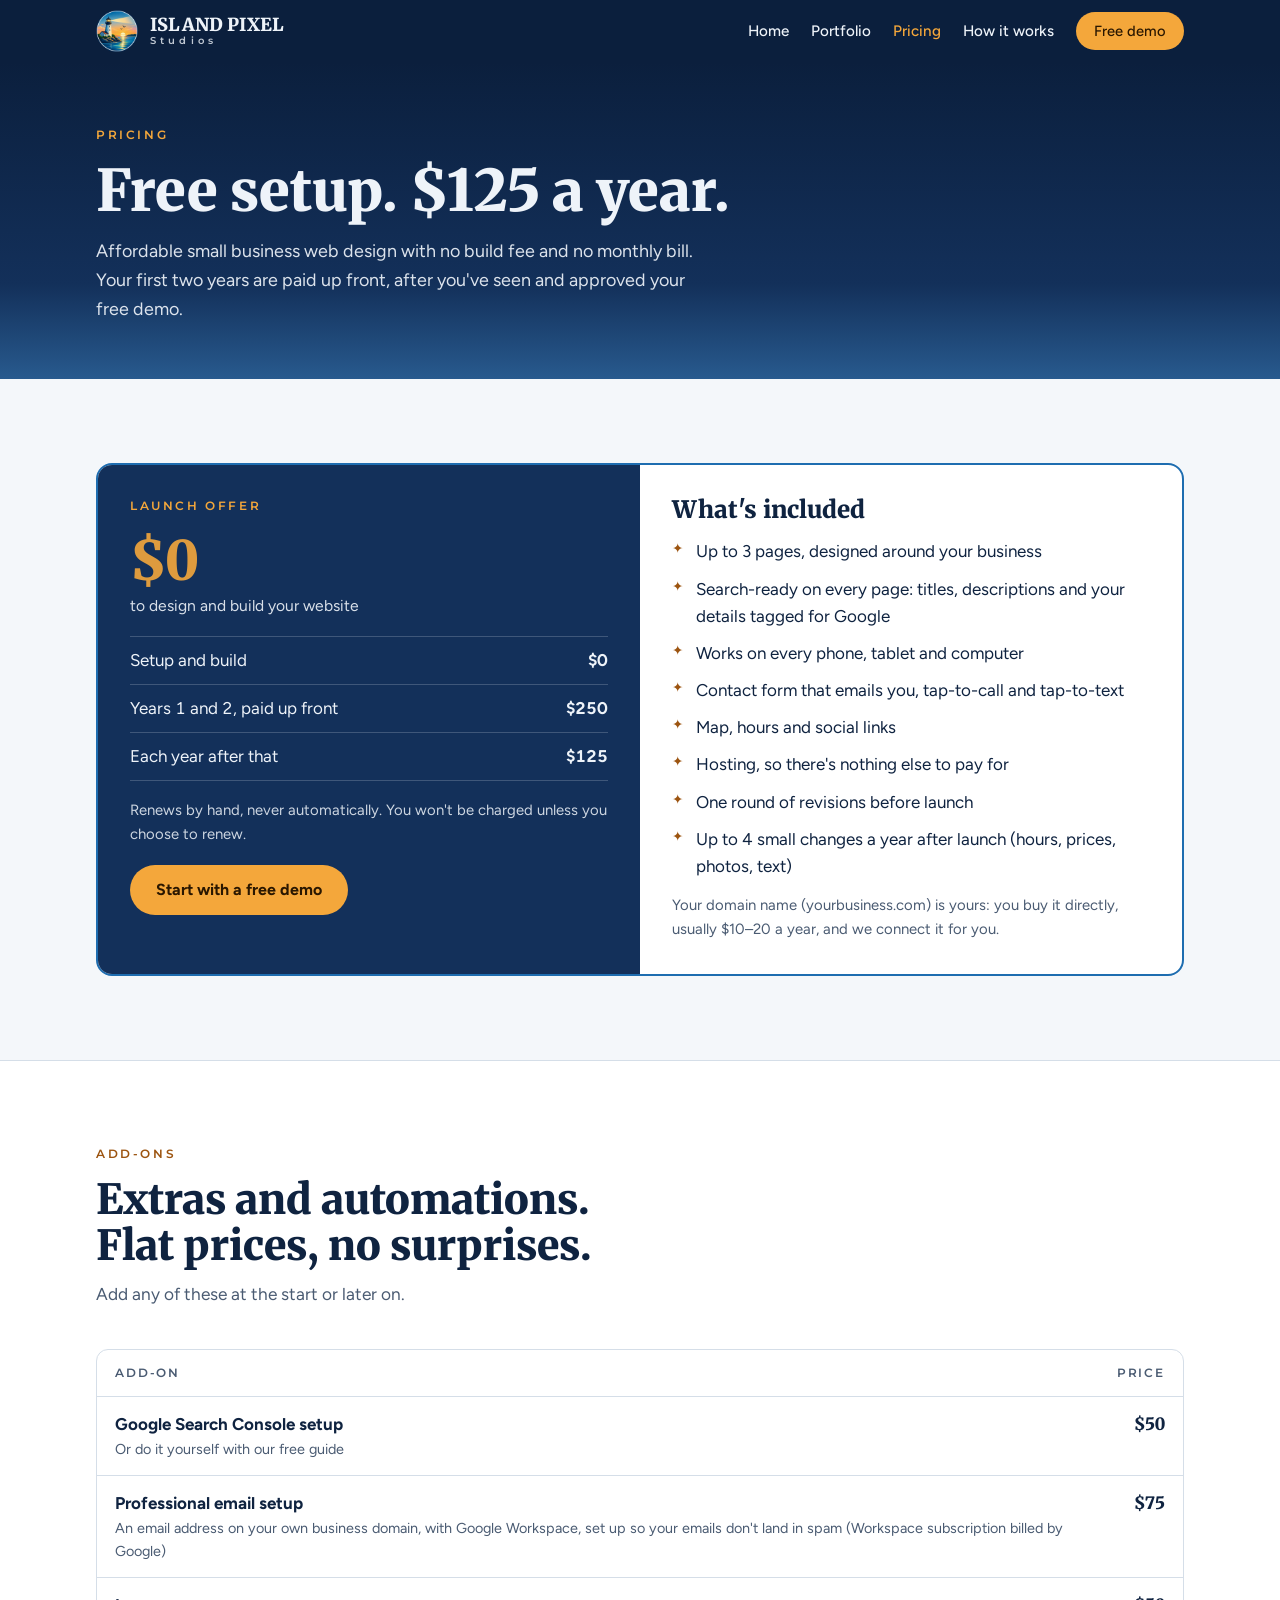
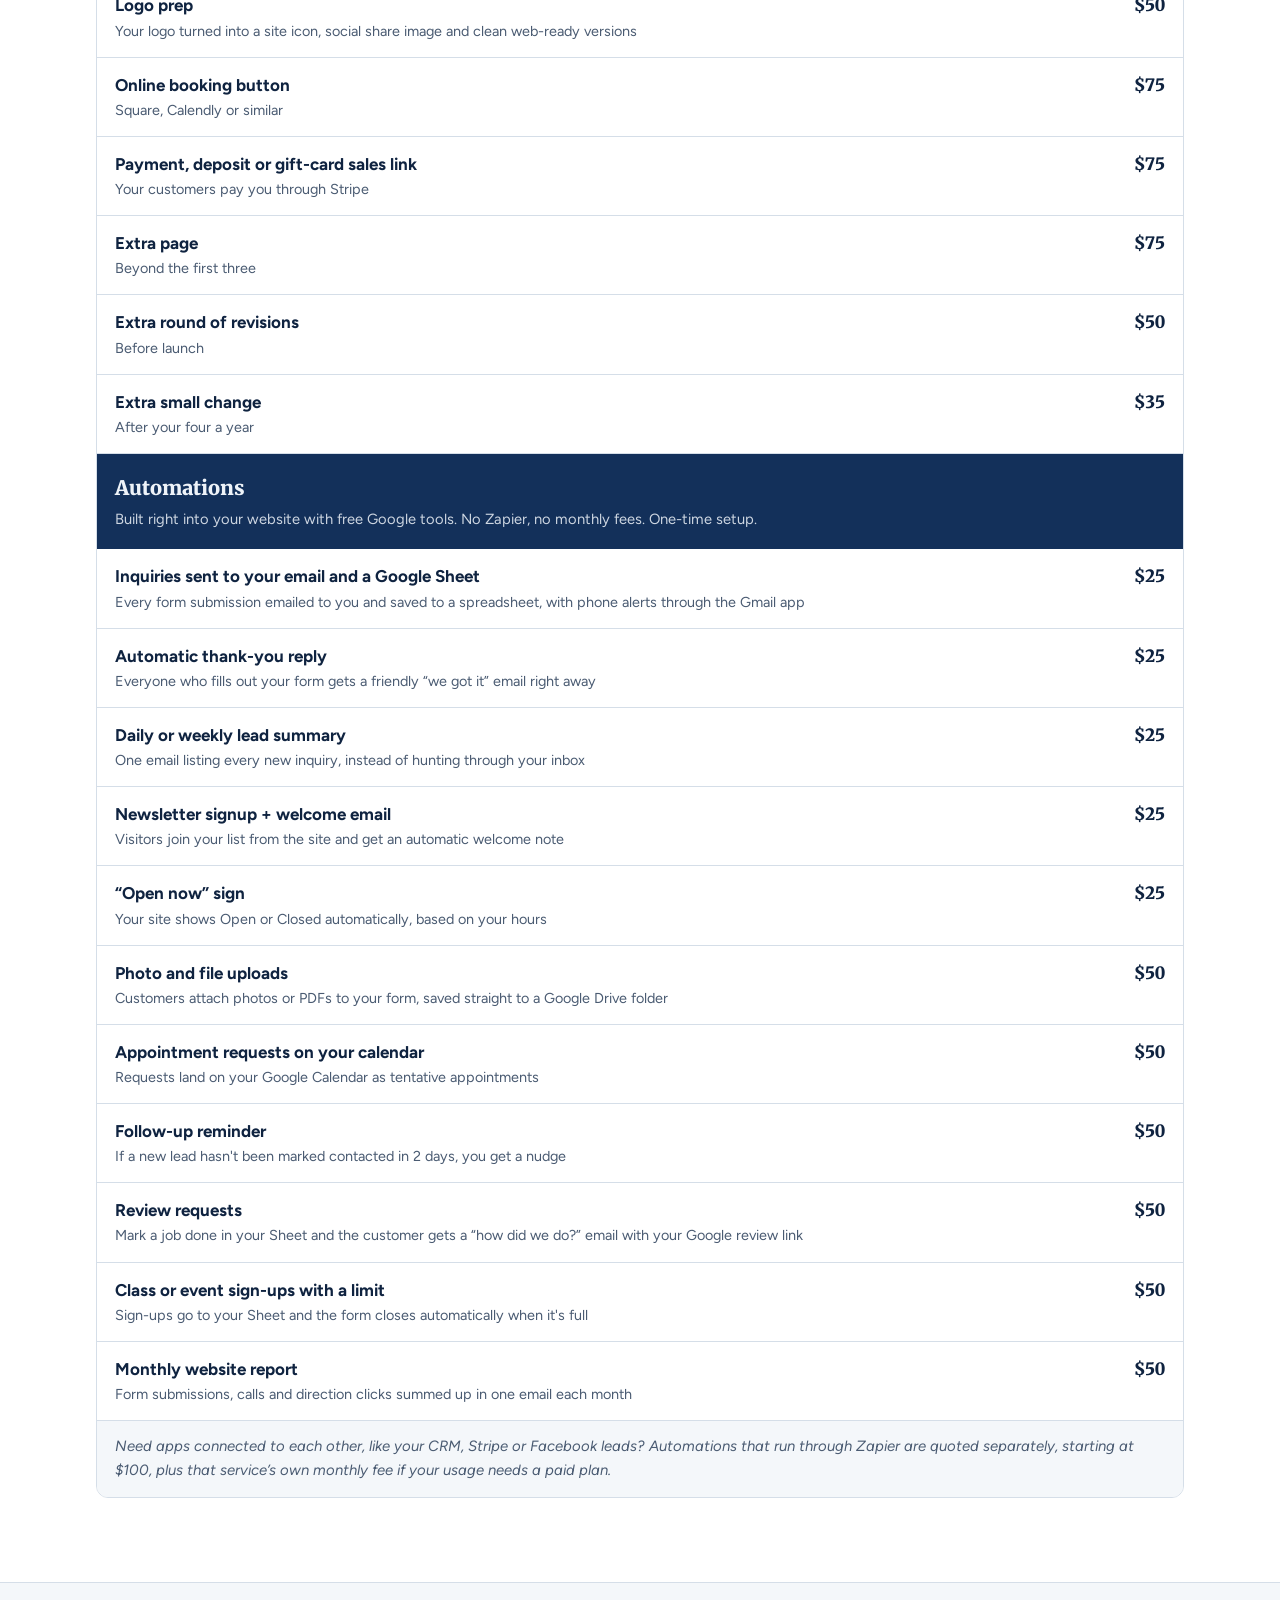
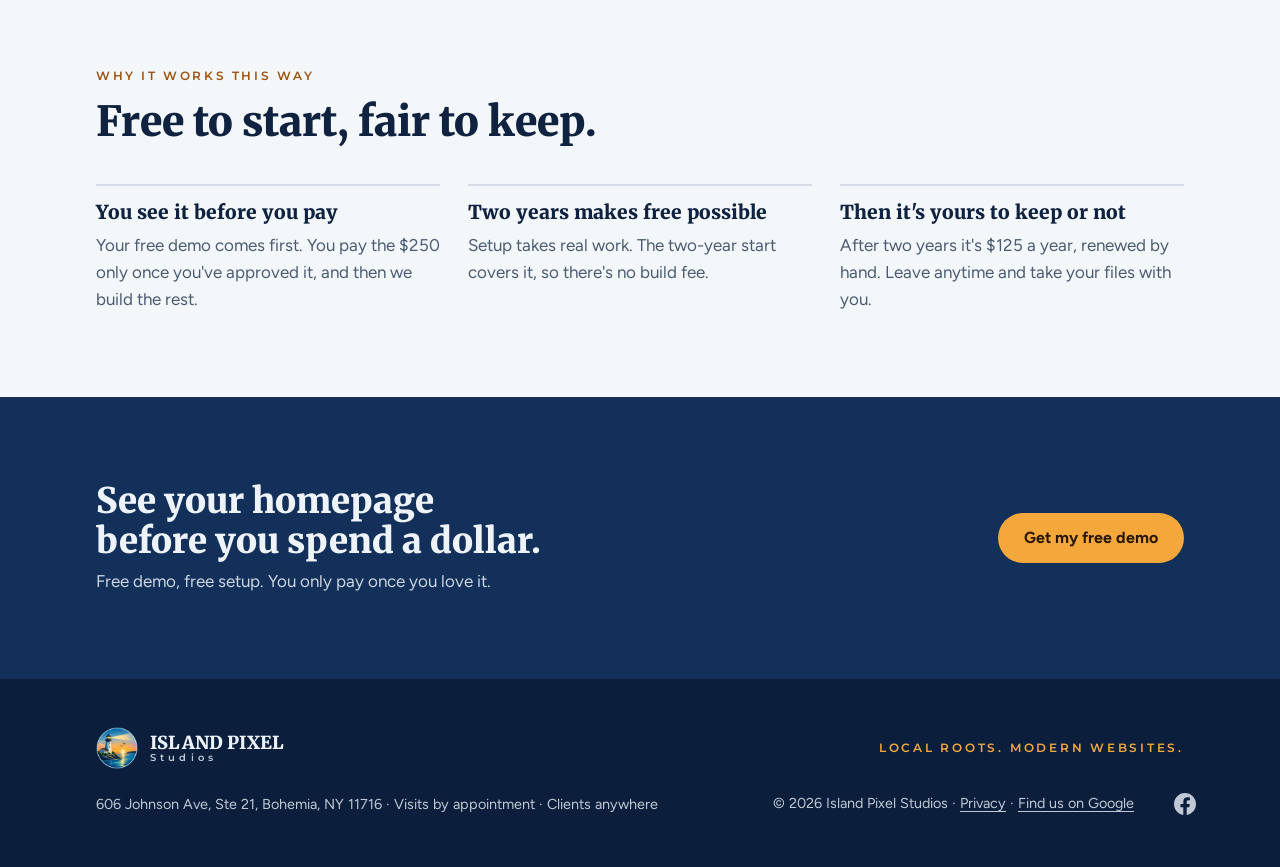
<file: islandpixel/pricing.html>
<!doctype html>
<html lang="en">
<head>
<meta charset="utf-8">
<meta name="viewport" content="width=device-width, initial-scale=1, viewport-fit=cover">
<title>Website Design Pricing: Free Setup, $125 a Year | Island Pixel Studios</title>
<meta name="claude:viewport-fit-sides" content="cover">
<meta name="description" content="Small business website design pricing: free setup, $250 covers your first two years, then $125 a year. Flat prices for extras. Long Island, NY.">
<meta name="robots" content="index, follow, max-image-preview:large">
<meta name="author" content="Island Pixel Studios">
<meta name="theme-color" content="#13305A">
<link rel="canonical" href="https://islandpixelstudios.com/pricing">
<meta property="og:type" content="website">
<meta property="og:locale" content="en_US">
<meta property="og:site_name" content="Island Pixel Studios">
<meta property="og:title" content="Website Design Pricing: Free Setup, $125 a Year | Island Pixel Studios">
<meta property="og:description" content="Small business website design pricing: free setup, $250 covers your first two years, then $125 a year. Flat prices for extras. Long Island, NY.">
<meta property="og:url" content="https://islandpixelstudios.com/pricing">
<meta property="og:image" content="https://islandpixelstudios.com/images/share.jpg">
<meta property="og:image:width" content="1200">
<meta property="og:image:height" content="630">
<meta property="og:image:alt" content="Island Pixel Studios logo: a lighthouse at sunset">
<meta name="twitter:card" content="summary_large_image">
<meta name="twitter:title" content="Website Design Pricing: Free Setup, $125 a Year | Island Pixel Studios">
<meta name="twitter:description" content="Small business website design pricing: free setup, $250 covers your first two years, then $125 a year. Flat prices for extras. Long Island, NY.">
<meta name="twitter:image" content="https://islandpixelstudios.com/images/share.jpg">
<link rel="icon" type="image/png" href="images/favicon.png">
<link rel="apple-touch-icon" href="images/apple-touch-icon.png">
<link rel="preload" as="image" href="images/logo-mark.webp" type="image/webp">
<link rel="preconnect" href="https://fonts.googleapis.com">
<link rel="preconnect" href="https://fonts.gstatic.com" crossorigin>
<link rel="stylesheet" href="https://fonts.googleapis.com/css2?family=Merriweather:wght@900&family=Montserrat:wght@500;600&family=Figtree:wght@400;500;600;700&display=swap">
<script type="application/ld+json">
{
  "@context": "https://schema.org",
  "@graph": [
    {
      "@type": "ProfessionalService",
      "name": "Island Pixel Studios",
      "slogan": "Local roots. Modern websites.",
      "description": "Long Island web design studio in Bohemia, NY, building small business websites for any industry, anywhere. Free setup, search-ready from day one, $125 a year.",
      "areaServed": [
        "Long Island, NY",
        "Suffolk County, NY",
        "Nassau County, NY",
        "United States"
      ],
      "priceRange": "$125 per year",
      "knowsAbout": [
        "Web design",
        "Small business websites",
        "Search engine optimization",
        "Online booking",
        "Website maintenance"
      ],
      "@id": "https://islandpixelstudios.com/#business",
      "url": "https://islandpixelstudios.com/",
      "logo": "https://islandpixelstudios.com/images/logo-mark.webp",
      "image": "https://islandpixelstudios.com/images/share.jpg",
      "address": {
        "@type": "PostalAddress",
        "streetAddress": "606 Johnson Ave, Ste 21",
        "addressLocality": "Bohemia",
        "addressRegion": "NY",
        "postalCode": "11716",
        "addressCountry": "US"
      },
      "sameAs": [
        "https://www.facebook.com/profile.php?id=61595608635562",
        "https://maps.google.com/?cid=11151725685347902097"
      ],
      "hasMap": "https://maps.google.com/?cid=11151725685347902097",
      "makesOffer": [
        {
          "@type": "Offer",
          "name": "Website setup",
          "price": "0",
          "priceCurrency": "USD"
        },
        {
          "@type": "Offer",
          "name": "Hosting and care, first two years (paid up front)",
          "price": "250",
          "priceCurrency": "USD"
        },
        {
          "@type": "Offer",
          "name": "Hosting and care, each year after",
          "price": "125",
          "priceCurrency": "USD"
        },
        {
          "@type": "Offer",
          "name": "Google Search Console setup",
          "price": "50",
          "priceCurrency": "USD"
        },
        {
          "@type": "Offer",
          "name": "Professional email setup",
          "price": "75",
          "priceCurrency": "USD"
        },
        {
          "@type": "Offer",
          "name": "Logo prep",
          "price": "50",
          "priceCurrency": "USD"
        },
        {
          "@type": "Offer",
          "name": "Online booking button",
          "price": "75",
          "priceCurrency": "USD"
        },
        {
          "@type": "Offer",
          "name": "Payment, deposit or gift-card sales link",
          "price": "75",
          "priceCurrency": "USD"
        },
        {
          "@type": "Offer",
          "name": "Extra page",
          "price": "75",
          "priceCurrency": "USD"
        },
        {
          "@type": "Offer",
          "name": "Extra round of revisions",
          "price": "50",
          "priceCurrency": "USD"
        },
        {
          "@type": "Offer",
          "name": "Extra small change",
          "price": "35",
          "priceCurrency": "USD"
        },
        {
          "@type": "Offer",
          "name": "Inquiries sent to your email and a Google Sheet",
          "price": "25",
          "priceCurrency": "USD"
        },
        {
          "@type": "Offer",
          "name": "Automatic thank-you reply",
          "price": "25",
          "priceCurrency": "USD"
        },
        {
          "@type": "Offer",
          "name": "Daily or weekly lead summary",
          "price": "25",
          "priceCurrency": "USD"
        },
        {
          "@type": "Offer",
          "name": "Newsletter signup + welcome email",
          "price": "25",
          "priceCurrency": "USD"
        },
        {
          "@type": "Offer",
          "name": "“Open now” sign",
          "price": "25",
          "priceCurrency": "USD"
        },
        {
          "@type": "Offer",
          "name": "Photo and file uploads",
          "price": "50",
          "priceCurrency": "USD"
        },
        {
          "@type": "Offer",
          "name": "Appointment requests on your calendar",
          "price": "50",
          "priceCurrency": "USD"
        },
        {
          "@type": "Offer",
          "name": "Follow-up reminder",
          "price": "50",
          "priceCurrency": "USD"
        },
        {
          "@type": "Offer",
          "name": "Review requests",
          "price": "50",
          "priceCurrency": "USD"
        },
        {
          "@type": "Offer",
          "name": "Class or event sign-ups with a limit",
          "price": "50",
          "priceCurrency": "USD"
        },
        {
          "@type": "Offer",
          "name": "Monthly website report",
          "price": "50",
          "priceCurrency": "USD"
        }
      ]
    },
    {
      "@type": "WebSite",
      "@id": "https://islandpixelstudios.com/#website",
      "url": "https://islandpixelstudios.com/",
      "name": "Island Pixel Studios",
      "publisher": {
        "@id": "https://islandpixelstudios.com/#business"
      }
    },
    {
      "@type": "WebPage",
      "@id": "https://islandpixelstudios.com/pricing#webpage",
      "url": "https://islandpixelstudios.com/pricing",
      "name": "Pricing",
      "isPartOf": {
        "@id": "https://islandpixelstudios.com/#website"
      },
      "about": {
        "@id": "https://islandpixelstudios.com/#business"
      }
    },
    {
      "@type": "BreadcrumbList",
      "itemListElement": [
        {
          "@type": "ListItem",
          "position": 1,
          "name": "Home",
          "item": "https://islandpixelstudios.com/"
        },
        {
          "@type": "ListItem",
          "position": 2,
          "name": "Pricing",
          "item": "https://islandpixelstudios.com/pricing"
        }
      ]
    }
  ]
}
</script>
<link rel="stylesheet" href="css/site.css">
</head>
<body>
<header class="site-head">
  <div class="wrap">
    <a class="brand" href="./" aria-label="Island Pixel Studios home">
      <img src="images/logo-mark.webp" alt="" width="42" height="42" decoding="async">
      <span class="nm"><b>Island Pixel</b><small>Studios</small></span>
    </a>
    <button class="menu-btn" type="button" aria-expanded="false" aria-controls="site-nav">Menu</button>
    <nav class="nav" id="site-nav" aria-label="Main">
      <a href="./">Home</a>
      <a href="/portfolio">Portfolio</a>
      <a href="/pricing" aria-current="page">Pricing</a>
      <a href="/how-it-works">How it works</a>
      <a class="btn btn-sun" href="/contact">Free demo</a>
    </nav>
  </div>
</header>

<main>
  <section class="page-hero">
    <div class="wrap">
      <span class="label">Pricing</span>
      <h1>Free setup. $125 a year.</h1>
      <p>Affordable small business web design with no build fee and no monthly bill. Your first two years are paid up front, after you've seen and approved your free demo.</p>
    </div>
  </section>

  <section>
    <div class="wrap">
      <div class="offer">
        <div class="cost">
          <span class="label">Launch offer</span>
          <div class="money"><span class="big">$0</span><span>to design and build your website</span></div>
          <div class="ledger">
            <div><span>Setup and build</span><b>$0</b></div>
            <div><span>Years 1 and 2, paid up front</span><b>$250</b></div>
            <div><span>Each year after that</span><b>$125</b></div>
          </div>
          <p class="fine" style="color:inherit;opacity:.85">Renews by hand, never automatically. You won't be charged unless you choose to renew.</p>
          <a class="btn btn-sun" href="/contact">Start with a free demo</a>
        </div>
        <div class="incl">
          <h2 style="font-size:1.5rem">What's included</h2>
          <ul>
            <li>Up to 3 pages, designed around your business</li>
            <li>Search-ready on every page: titles, descriptions and your details tagged for Google</li>
            <li>Works on every phone, tablet and computer</li>
            <li>Contact form that emails you, tap-to-call and tap-to-text</li>
            <li>Map, hours and social links</li>
            <li>Hosting, so there's nothing else to pay for</li>
            <li>One round of revisions before launch</li>
            <li>Up to 4 small changes a year after launch (hours, prices, photos, text)</li>
          </ul>
          <p class="fine">Your domain name (yourbusiness.com) is yours: you buy it directly, usually $10–20 a year, and we connect it for you.</p>
        </div>
      </div>
    </div>
  </section>

  <section class="how">
    <div class="wrap">
      <div class="sec-head">
        <span class="label">Add-ons</span>
        <h2>Extras and automations. Flat prices, no surprises.</h2>
        <p>Add any of these at the start or later on.</p>
      </div>
      <div class="table-wrap">
        <table>
          <thead><tr><th scope="col">Add-on</th><th scope="col">Price</th></tr></thead>
          <tbody>
            <tr><td><b>Google Search Console setup</b><small>Or do it yourself with our free guide</small></td><td class="p">$50</td></tr>
<tr><td><b>Professional email setup</b><small>An email address on your own business domain, with Google Workspace, set up so your emails don't land in spam (Workspace subscription billed by Google)</small></td><td class="p">$75</td></tr>
<tr><td><b>Logo prep</b><small>Your logo turned into a site icon, social share image and clean web-ready versions</small></td><td class="p">$50</td></tr>
<tr><td><b>Online booking button</b><small>Square, Calendly or similar</small></td><td class="p">$75</td></tr>
<tr><td><b>Payment, deposit or gift-card sales link</b><small>Your customers pay you through Stripe</small></td><td class="p">$75</td></tr>
<tr><td><b>Extra page</b><small>Beyond the first three</small></td><td class="p">$75</td></tr>
<tr><td><b>Extra round of revisions</b><small>Before launch</small></td><td class="p">$50</td></tr>
<tr><td><b>Extra small change</b><small>After your four a year</small></td><td class="p">$35</td></tr>
<tr class="grp"><th colspan="2" scope="colgroup"><span>Automations</span><small>Built right into your website with free Google tools. No Zapier, no monthly fees. One-time setup.</small></th></tr>
<tr><td><b>Inquiries sent to your email and a Google Sheet</b><small>Every form submission emailed to you and saved to a spreadsheet, with phone alerts through the Gmail app</small></td><td class="p">$25</td></tr>
<tr><td><b>Automatic thank-you reply</b><small>Everyone who fills out your form gets a friendly “we got it” email right away</small></td><td class="p">$25</td></tr>
<tr><td><b>Daily or weekly lead summary</b><small>One email listing every new inquiry, instead of hunting through your inbox</small></td><td class="p">$25</td></tr>
<tr><td><b>Newsletter signup + welcome email</b><small>Visitors join your list from the site and get an automatic welcome note</small></td><td class="p">$25</td></tr>
<tr><td><b>“Open now” sign</b><small>Your site shows Open or Closed automatically, based on your hours</small></td><td class="p">$25</td></tr>
<tr><td><b>Photo and file uploads</b><small>Customers attach photos or PDFs to your form, saved straight to a Google Drive folder</small></td><td class="p">$50</td></tr>
<tr><td><b>Appointment requests on your calendar</b><small>Requests land on your Google Calendar as tentative appointments</small></td><td class="p">$50</td></tr>
<tr><td><b>Follow-up reminder</b><small>If a new lead hasn't been marked contacted in 2 days, you get a nudge</small></td><td class="p">$50</td></tr>
<tr><td><b>Review requests</b><small>Mark a job done in your Sheet and the customer gets a “how did we do?” email with your Google review link</small></td><td class="p">$50</td></tr>
<tr><td><b>Class or event sign-ups with a limit</b><small>Sign-ups go to your Sheet and the form closes automatically when it's full</small></td><td class="p">$50</td></tr>
<tr><td><b>Monthly website report</b><small>Form submissions, calls and direction clicks summed up in one email each month</small></td><td class="p">$50</td></tr>
<tr class="note"><td colspan="2">Need apps connected to each other, like your CRM, Stripe or Facebook leads? Automations that run through Zapier are quoted separately, starting at $100, plus that service’s own monthly fee if your usage needs a paid plan.</td></tr>
          </tbody>
        </table>
      </div>
    </div>
  </section>

  <section>
    <div class="wrap">
      <div class="sec-head">
        <span class="label">Why it works this way</span>
        <h2>Free to start, fair to keep.</h2>
      </div>
      <div class="why">
        <div><h3>You see it before you pay</h3><p>Your free demo comes first. You pay the $250 only once you've approved it, and then we build the rest.</p></div>
        <div><h3>Two years makes free possible</h3><p>Setup takes real work. The two-year start covers it, so there's no build fee.</p></div>
        <div><h3>Then it's yours to keep or not</h3><p>After two years it's $125 a year, renewed by hand. Leave anytime and take your files with you.</p></div>
      </div>
    </div>
  </section>

  <section class="cta-band">
  <div class="wrap">
    <div>
      <h2>See your homepage before you spend a dollar.</h2>
      <p>Free demo, free setup. You only pay once you love it.</p>
    </div>
    <a class="btn btn-sun" href="/contact">Get my free demo</a>
  </div>
</section>
</main>

<footer class="foot">
  <div class="wrap">
    <a class="brand" href="./" aria-label="Island Pixel Studios home">
      <img src="images/logo-mark.webp" alt="" width="42" height="42" decoding="async">
      <span class="nm"><b>Island Pixel</b><small>Studios</small></span>
    </a>
    <p class="tag">Local roots. Modern websites.</p>
    <p>606 Johnson Ave, Ste 21, Bohemia, NY 11716 · Visits by appointment · Clients anywhere</p>
    <p>© <span id="year">2026</span> Island Pixel Studios · <a href="/privacy">Privacy</a> · <a href="https://maps.google.com/?cid=11151725685347902097" rel="noopener" target="_blank">Find us on Google</a><a class="social" href="https://www.facebook.com/profile.php?id=61595608635562" rel="me noopener" target="_blank" aria-label="Island Pixel Studios on Facebook" title="Facebook"><svg viewBox="0 0 24 24" width="22" height="22" aria-hidden="true" focusable="false"><path fill="currentColor" d="M24 12.07C24 5.41 18.63 0 12 0S0 5.4 0 12.07C0 18.1 4.39 23.1 10.13 24v-8.44H7.08v-3.49h3.05V9.41c0-3.02 1.79-4.69 4.53-4.69 1.31 0 2.68.24 2.68.24v2.97h-1.51c-1.49 0-1.96.93-1.96 1.89v2.25h3.33l-.53 3.49h-2.8V24C19.62 23.1 24 18.1 24 12.07z"/></svg></a></p>
  </div>
</footer>
<script src="js/site.js"></script>
</body>
</html>
</file>
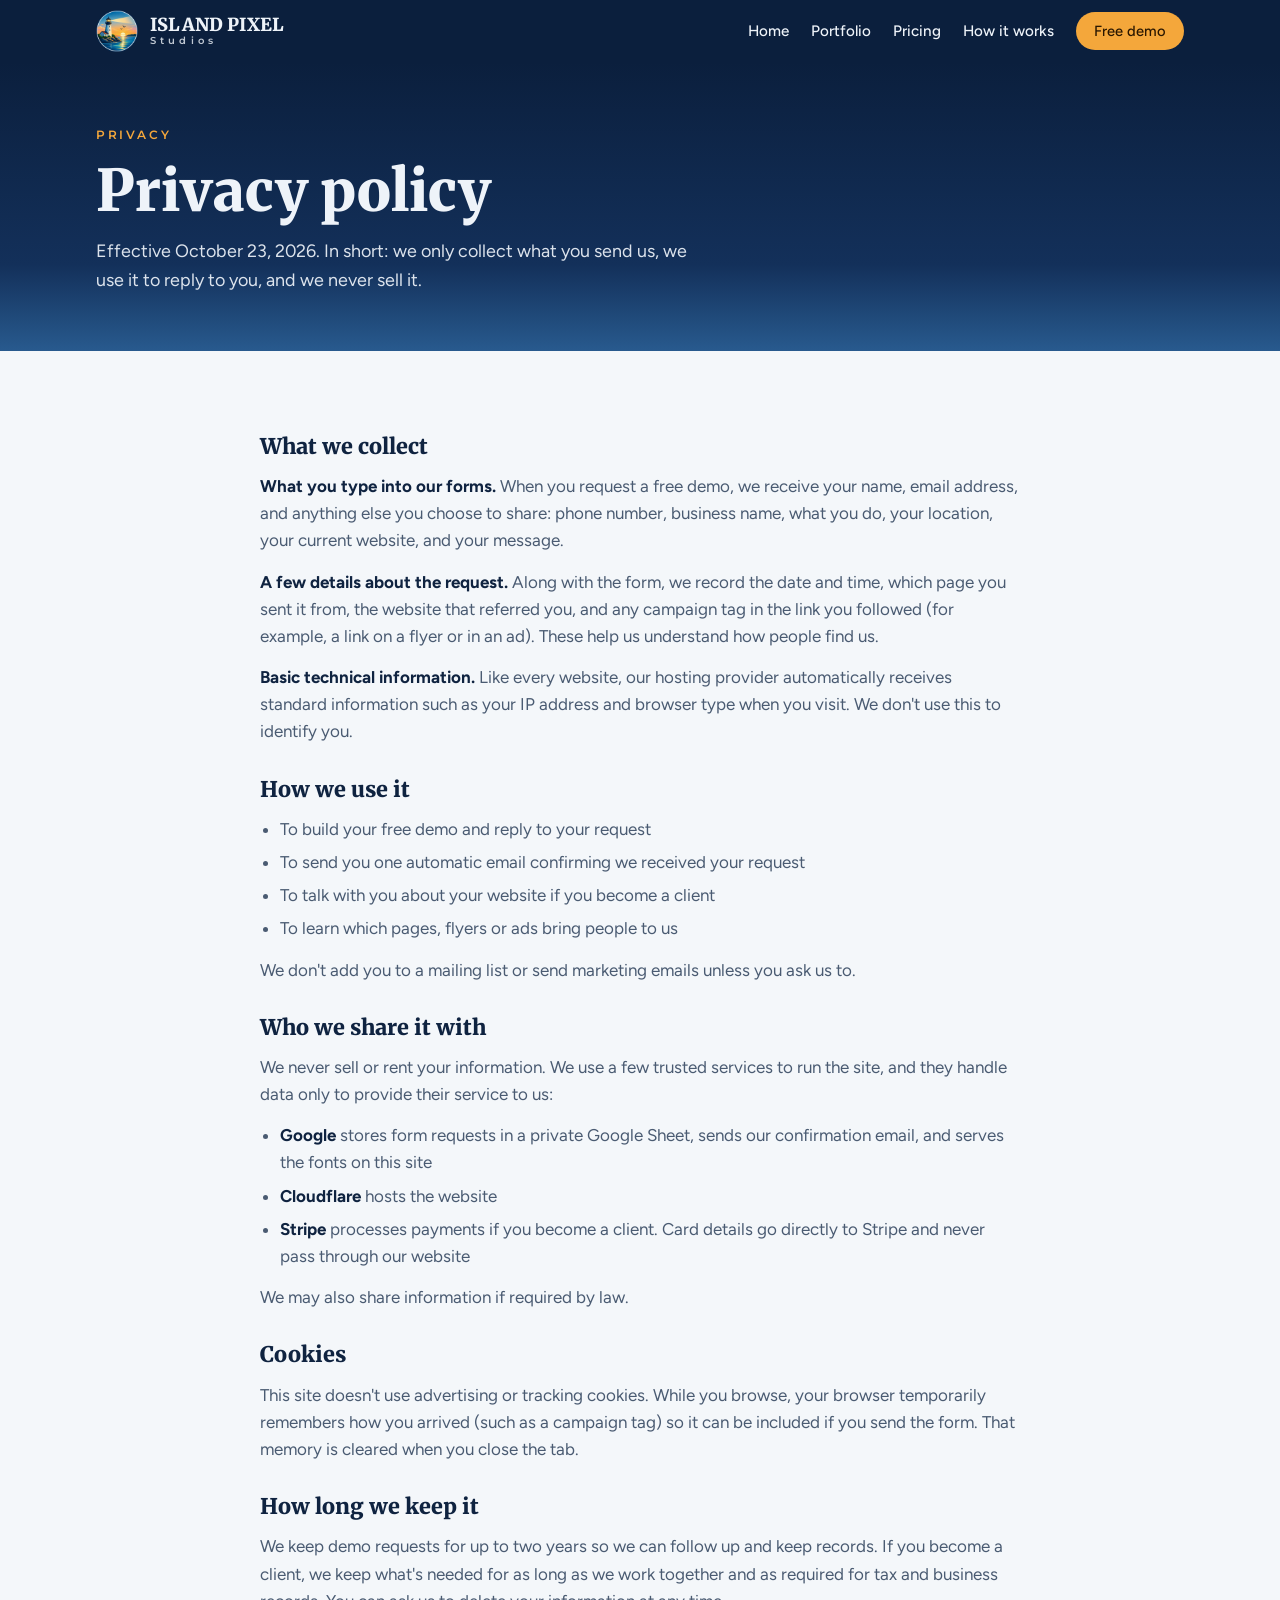
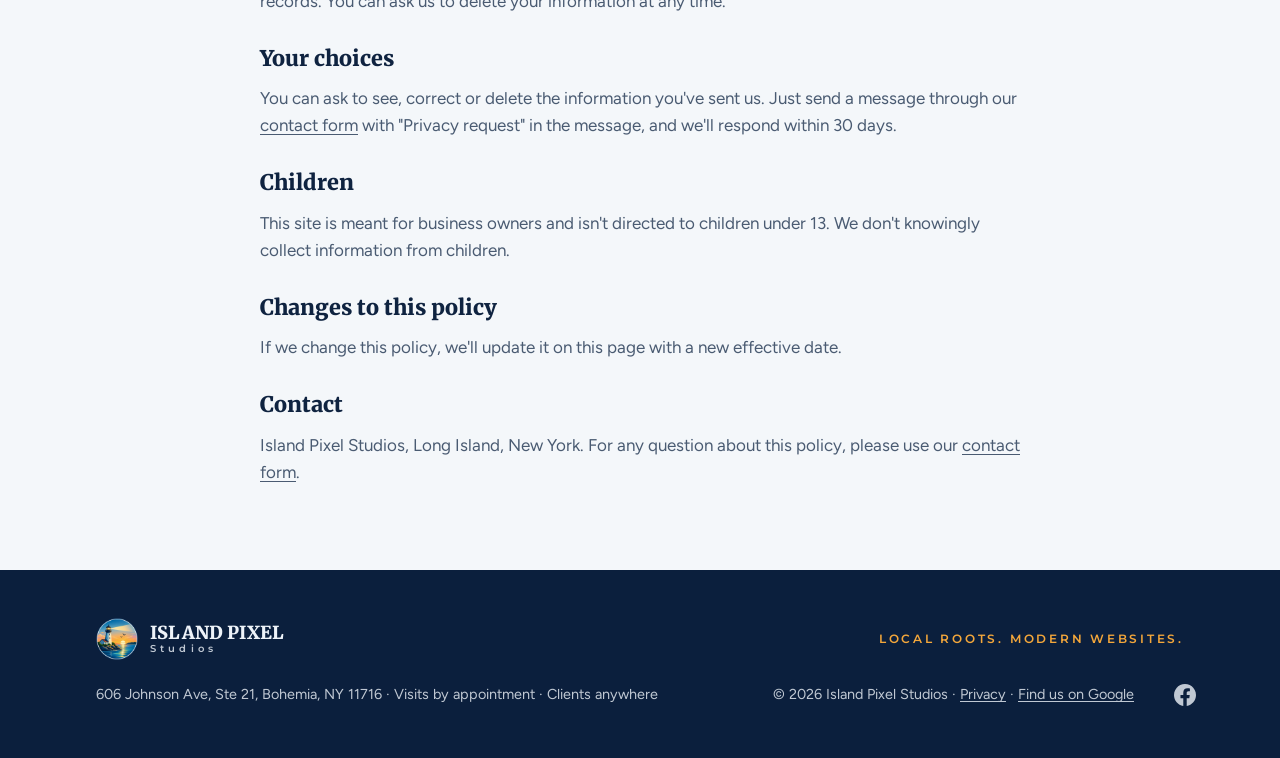
<file: islandpixel/privacy.html>
<!doctype html>
<html lang="en">
<head>
<meta charset="utf-8">
<meta name="viewport" content="width=device-width, initial-scale=1, viewport-fit=cover">
<title>Privacy Policy | Island Pixel Studios</title>
<meta name="claude:viewport-fit-sides" content="cover">
<meta name="description" content="How Island Pixel Studios collects, uses and protects the information you share through this website.">
<meta name="robots" content="index, follow, max-image-preview:large">
<meta name="author" content="Island Pixel Studios">
<meta name="theme-color" content="#13305A">
<link rel="canonical" href="https://islandpixelstudios.com/privacy">
<meta property="og:type" content="website">
<meta property="og:locale" content="en_US">
<meta property="og:site_name" content="Island Pixel Studios">
<meta property="og:title" content="Privacy Policy | Island Pixel Studios">
<meta property="og:description" content="How Island Pixel Studios collects, uses and protects the information you share through this website.">
<meta property="og:url" content="https://islandpixelstudios.com/privacy">
<meta property="og:image" content="https://islandpixelstudios.com/images/share.jpg">
<meta property="og:image:width" content="1200">
<meta property="og:image:height" content="630">
<meta property="og:image:alt" content="Island Pixel Studios logo: a lighthouse at sunset">
<meta name="twitter:card" content="summary_large_image">
<meta name="twitter:title" content="Privacy Policy | Island Pixel Studios">
<meta name="twitter:description" content="How Island Pixel Studios collects, uses and protects the information you share through this website.">
<meta name="twitter:image" content="https://islandpixelstudios.com/images/share.jpg">
<link rel="icon" type="image/png" href="images/favicon.png">
<link rel="apple-touch-icon" href="images/apple-touch-icon.png">
<link rel="preload" as="image" href="images/logo-mark.webp" type="image/webp">
<link rel="preconnect" href="https://fonts.googleapis.com">
<link rel="preconnect" href="https://fonts.gstatic.com" crossorigin>
<link rel="stylesheet" href="https://fonts.googleapis.com/css2?family=Merriweather:wght@900&family=Montserrat:wght@500;600&family=Figtree:wght@400;500;600;700&display=swap">
<script type="application/ld+json">
{
  "@context": "https://schema.org",
  "@graph": [
    {
      "@type": "ProfessionalService",
      "name": "Island Pixel Studios",
      "slogan": "Local roots. Modern websites.",
      "description": "Long Island web design studio in Bohemia, NY, building small business websites for any industry, anywhere. Free setup, search-ready from day one, $125 a year.",
      "areaServed": [
        "Long Island, NY",
        "Suffolk County, NY",
        "Nassau County, NY",
        "United States"
      ],
      "priceRange": "$125 per year",
      "knowsAbout": [
        "Web design",
        "Small business websites",
        "Search engine optimization",
        "Online booking",
        "Website maintenance"
      ],
      "@id": "https://islandpixelstudios.com/#business",
      "url": "https://islandpixelstudios.com/",
      "logo": "https://islandpixelstudios.com/images/logo-mark.webp",
      "image": "https://islandpixelstudios.com/images/share.jpg",
      "address": {
        "@type": "PostalAddress",
        "streetAddress": "606 Johnson Ave, Ste 21",
        "addressLocality": "Bohemia",
        "addressRegion": "NY",
        "postalCode": "11716",
        "addressCountry": "US"
      },
      "sameAs": [
        "https://www.facebook.com/profile.php?id=61595608635562",
        "https://maps.google.com/?cid=11151725685347902097"
      ],
      "hasMap": "https://maps.google.com/?cid=11151725685347902097"
    },
    {
      "@type": "WebSite",
      "@id": "https://islandpixelstudios.com/#website",
      "url": "https://islandpixelstudios.com/",
      "name": "Island Pixel Studios",
      "publisher": {
        "@id": "https://islandpixelstudios.com/#business"
      }
    },
    {
      "@type": "WebPage",
      "@id": "https://islandpixelstudios.com/privacy#webpage",
      "url": "https://islandpixelstudios.com/privacy",
      "name": "Privacy Policy",
      "isPartOf": {
        "@id": "https://islandpixelstudios.com/#website"
      },
      "about": {
        "@id": "https://islandpixelstudios.com/#business"
      }
    },
    {
      "@type": "BreadcrumbList",
      "itemListElement": [
        {
          "@type": "ListItem",
          "position": 1,
          "name": "Home",
          "item": "https://islandpixelstudios.com/"
        },
        {
          "@type": "ListItem",
          "position": 2,
          "name": "Privacy Policy",
          "item": "https://islandpixelstudios.com/privacy"
        }
      ]
    }
  ]
}
</script>
<link rel="stylesheet" href="css/site.css">
</head>
<body>
<header class="site-head">
  <div class="wrap">
    <a class="brand" href="./" aria-label="Island Pixel Studios home">
      <img src="images/logo-mark.webp" alt="" width="42" height="42" decoding="async">
      <span class="nm"><b>Island Pixel</b><small>Studios</small></span>
    </a>
    <button class="menu-btn" type="button" aria-expanded="false" aria-controls="site-nav">Menu</button>
    <nav class="nav" id="site-nav" aria-label="Main">
      <a href="./">Home</a>
      <a href="/portfolio">Portfolio</a>
      <a href="/pricing">Pricing</a>
      <a href="/how-it-works">How it works</a>
      <a class="btn btn-sun" href="/contact">Free demo</a>
    </nav>
  </div>
</header>

<main>
  <section class="page-hero">
    <div class="wrap">
      <span class="label">Privacy</span>
      <h1>Privacy policy</h1>
      <p>Effective October 23, 2026. In short: we only collect what you send us, we use it to reply to you, and we never sell it.</p>
    </div>
  </section>

  <section>
    <div class="wrap legal">
      <h2>What we collect</h2>
      <p><b>What you type into our forms.</b> When you request a free demo, we receive your name, email address, and anything else you choose to share: phone number, business name, what you do, your location, your current website, and your message.</p>
      <p><b>A few details about the request.</b> Along with the form, we record the date and time, which page you sent it from, the website that referred you, and any campaign tag in the link you followed (for example, a link on a flyer or in an ad). These help us understand how people find us.</p>
      <p><b>Basic technical information.</b> Like every website, our hosting provider automatically receives standard information such as your IP address and browser type when you visit. We don't use this to identify you.</p>

      <h2>How we use it</h2>
      <ul>
        <li>To build your free demo and reply to your request</li>
        <li>To send you one automatic email confirming we received your request</li>
        <li>To talk with you about your website if you become a client</li>
        <li>To learn which pages, flyers or ads bring people to us</li>
      </ul>
      <p>We don't add you to a mailing list or send marketing emails unless you ask us to.</p>

      <h2>Who we share it with</h2>
      <p>We never sell or rent your information. We use a few trusted services to run the site, and they handle data only to provide their service to us:</p>
      <ul>
        <li><b>Google</b> stores form requests in a private Google Sheet, sends our confirmation email, and serves the fonts on this site</li>
        <li><b>Cloudflare</b> hosts the website</li>
        <li><b>Stripe</b> processes payments if you become a client. Card details go directly to Stripe and never pass through our website</li>
      </ul>
      <p>We may also share information if required by law.</p>

      <h2>Cookies</h2>
      <p>This site doesn't use advertising or tracking cookies. While you browse, your browser temporarily remembers how you arrived (such as a campaign tag) so it can be included if you send the form. That memory is cleared when you close the tab.</p>

      <h2>How long we keep it</h2>
      <p>We keep demo requests for up to two years so we can follow up and keep records. If you become a client, we keep what's needed for as long as we work together and as required for tax and business records. You can ask us to delete your information at any time.</p>

      <h2>Your choices</h2>
      <p>You can ask to see, correct or delete the information you've sent us. Just send a message through our <a href="/contact">contact form</a> with "Privacy request" in the message, and we'll respond within 30 days.</p>

      <h2>Children</h2>
      <p>This site is meant for business owners and isn't directed to children under 13. We don't knowingly collect information from children.</p>

      <h2>Changes to this policy</h2>
      <p>If we change this policy, we'll update it on this page with a new effective date.</p>

      <h2>Contact</h2>
      <p>Island Pixel Studios, Long Island, New York. For any question about this policy, please use our <a href="/contact">contact form</a>.</p>
    </div>
  </section>
</main>

<footer class="foot">
  <div class="wrap">
    <a class="brand" href="./" aria-label="Island Pixel Studios home">
      <img src="images/logo-mark.webp" alt="" width="42" height="42" decoding="async">
      <span class="nm"><b>Island Pixel</b><small>Studios</small></span>
    </a>
    <p class="tag">Local roots. Modern websites.</p>
    <p>606 Johnson Ave, Ste 21, Bohemia, NY 11716 · Visits by appointment · Clients anywhere</p>
    <p>© <span id="year">2026</span> Island Pixel Studios · <a href="/privacy">Privacy</a> · <a href="https://maps.google.com/?cid=11151725685347902097" rel="noopener" target="_blank">Find us on Google</a><a class="social" href="https://www.facebook.com/profile.php?id=61595608635562" rel="me noopener" target="_blank" aria-label="Island Pixel Studios on Facebook" title="Facebook"><svg viewBox="0 0 24 24" width="22" height="22" aria-hidden="true" focusable="false"><path fill="currentColor" d="M24 12.07C24 5.41 18.63 0 12 0S0 5.4 0 12.07C0 18.1 4.39 23.1 10.13 24v-8.44H7.08v-3.49h3.05V9.41c0-3.02 1.79-4.69 4.53-4.69 1.31 0 2.68.24 2.68.24v2.97h-1.51c-1.49 0-1.96.93-1.96 1.89v2.25h3.33l-.53 3.49h-2.8V24C19.62 23.1 24 18.1 24 12.07z"/></svg></a></p>
  </div>
</footer>
<script src="js/site.js"></script>
</body>
</html>
</file>
<file: islandpixel/css/site.css>
/* Layout: a lighthouse at dusk. Navy and sea-blue from the logo, sunset gold as the single warm accent; the hero is the evening sky with the beam sweeping across it. */
:root {
  --ground: #F4F7FA;
  --surface: #FFFFFF;
  --ink: #0F2340;
  --muted: #4A5B72;
  --line: #D5DEE8;
  --navy: #13305A;
  --navy-deep: #0B1F3D;
  --sea: #1E6DB0;
  --sun: #F4A73B;
  --sun-ink: #2A1700;
  --mark: #9C5410;
  --on-navy: #EEF3F9;
  --focus: #1E6DB0;
  --font-display: "Merriweather", Georgia, "Times New Roman", serif;
  --font-caps: "Montserrat", "Helvetica Neue", Arial, sans-serif;
  --font-body: "Figtree", system-ui, -apple-system, "Segoe UI", sans-serif;
}
@media (prefers-color-scheme: dark) {
  :root:not([data-theme="light"]) {
    --ground: #0A1628; --surface: #10213A; --ink: #E6EDF6; --muted: #A0B1C7; --line: #213759;
    --navy: #16365F; --navy-deep: #081428; --sea: #5FA8E8; --sun: #F4A73B; --sun-ink: #2A1700; --mark: #F4B35A; --on-navy: #EEF3F9; --focus: #7FB8F0;
    color-scheme: dark;
  }
}
:root[data-theme="dark"] {
  --ground: #0A1628; --surface: #10213A; --ink: #E6EDF6; --muted: #A0B1C7; --line: #213759;
  --navy: #16365F; --navy-deep: #081428; --sea: #5FA8E8; --sun: #F4A73B; --sun-ink: #2A1700; --mark: #F4B35A; --on-navy: #EEF3F9; --focus: #7FB8F0;
  color-scheme: dark;
}

* { box-sizing: border-box; }
html { scroll-behavior: smooth; }
@media (prefers-reduced-motion: reduce) { html { scroll-behavior: auto; } *, *::before, *::after { transition: none !important; animation: none !important; } }
body { margin: 0; background: var(--ground); color: var(--ink); font-family: var(--font-body); font-size: 17px; line-height: 1.6; }
body::before { content: ""; position: fixed; inset: 0 0 auto; height: env(safe-area-inset-top, 0px); z-index: 30; background: var(--navy-deep); }
a { color: inherit; }
img { max-width: 100%; }
:focus-visible { outline: 3px solid var(--focus); outline-offset: 3px; border-radius: 4px; }
h1, h2, h3 { font-family: var(--font-display); font-weight: 900; line-height: 1.12; margin: 0; text-wrap: balance; }
h2 { font-size: clamp(1.8rem, 4vw, 2.6rem); }
h3 { font-size: 1.2rem; }
p { margin: 0; }
.wrap {
  max-width: 1120px; margin: 0 auto;
  padding-left: max(16px, env(safe-area-inset-left, 0px));
  padding-right: max(16px, env(safe-area-inset-right, 0px));
}
.label { font-family: var(--font-caps); font-weight: 600; font-size: 0.74rem; letter-spacing: 0.22em; text-transform: uppercase; color: var(--mark); }
.btn {
  display: inline-flex; align-items: center; justify-content: center; gap: 8px;
  font: 700 1rem/1 var(--font-body); text-decoration: none; cursor: pointer;
  padding: 15px 24px; border-radius: 999px; border: 2px solid transparent;
}
.btn-sun { background: var(--sun); color: var(--sun-ink); }
.btn-sun:hover { filter: brightness(1.07); }
.btn-ghost { border-color: rgba(238, 243, 249, 0.7); color: var(--on-navy); }
.btn-ghost:hover { background: rgba(238, 243, 249, 0.12); }
.btn-navy { background: var(--navy); color: var(--on-navy); }
.btn-navy:hover { background: var(--navy-deep); }

/* Header */
.site-head { position: sticky; top: env(safe-area-inset-top, 0px); z-index: 20; background: var(--navy-deep); color: var(--on-navy); }
.site-head .wrap { display: flex; align-items: center; justify-content: space-between; gap: 16px; padding-block: 10px; }
.brand { display: flex; align-items: center; gap: 12px; text-decoration: none; min-width: 0; }
.brand img { width: 42px; height: 42px; flex: none; }
.brand .nm { display: grid; line-height: 1.05; }
.brand b { font-family: var(--font-display); font-weight: 900; font-size: 1.12rem; letter-spacing: 0.01em; text-transform: uppercase; }
.brand small { font-family: var(--font-caps); font-weight: 600; font-size: 0.62rem; letter-spacing: 0.42em; opacity: 0.8; }
.nav { display: flex; gap: 22px; align-items: center; }
.nav a { text-decoration: none; font-weight: 500; font-size: 0.95rem; }
.nav a:not(.btn):hover { color: var(--sun); }
.nav .btn { padding: 10px 16px; font-size: 0.92rem; }
@media (max-width: 760px) { .nav a:not(.btn) { display: none; } }
@media (max-width: 400px) { .brand small { display: none; } }

/* Hero: evening sky with a sweeping beam */
.hero {
  position: relative; overflow: hidden; color: var(--on-navy);
  background: linear-gradient(180deg, #0B1F3D 0%, #13305A 38%, #285A8E 70%, #B9703F 90%, #F0A85A 100%);
  padding-block: 64px 120px;
}
.hero::before {
  content: ""; position: absolute; left: 70%; top: 30%; width: 220vmax; height: 220vmax; transform: translate(-50%, -50%);
  background: conic-gradient(from 250deg, transparent 0deg, rgba(255, 236, 190, 0.22) 6deg, rgba(255, 236, 190, 0.05) 14deg, transparent 18deg);
  animation: sweep 14s ease-in-out infinite alternate; pointer-events: none;
}
@keyframes sweep { from { transform: translate(-50%, -50%) rotate(-12deg); } to { transform: translate(-50%, -50%) rotate(14deg); } }
.hero .wrap { position: relative; display: grid; grid-template-columns: minmax(0, 1.15fr) minmax(0, 0.85fr); gap: 40px; align-items: center; }
@media (max-width: 860px) { .hero .wrap { grid-template-columns: 1fr; } .emblem { order: -1; max-width: 220px; } }
.hero-copy { display: grid; gap: 22px; }
.hero .label { color: var(--sun); }
.hero h1 { font-size: clamp(2.5rem, 6.4vw, 4.6rem); text-shadow: 0 2px 18px rgba(5, 15, 35, 0.35); }
.hero .lede { font-size: clamp(1.08rem, 2vw, 1.25rem); max-width: 42ch; }
.hero .actions { display: flex; flex-wrap: wrap; gap: 12px; }
.facts { display: flex; flex-wrap: wrap; gap: 8px 22px; font-family: var(--font-caps); font-weight: 500; font-size: 0.8rem; letter-spacing: 0.06em; }
.facts span::before { content: "✦ "; color: var(--sun); }
.emblem { justify-self: center; width: 100%; max-width: 380px; aspect-ratio: 1; filter: drop-shadow(0 18px 36px rgba(5, 15, 35, 0.45)); }
.emblem img { width: 100%; height: 100%; display: block; }

/* Sections */
section { padding-block: 84px; }
.sec-head { display: grid; gap: 12px; max-width: 62ch; margin-bottom: 40px; }
.sec-head p { color: var(--muted); font-size: 1.08rem; }

.signs { display: grid; grid-template-columns: repeat(4, minmax(0, 1fr)); gap: 16px; }
@media (max-width: 900px) { .signs { grid-template-columns: repeat(2, minmax(0, 1fr)); } }
@media (max-width: 480px) { .signs { grid-template-columns: 1fr; } }
.sign { border-top: 3px solid var(--navy); padding-top: 14px; display: grid; gap: 6px; align-content: start; }
.sign q { font-family: var(--font-display); font-weight: 900; font-size: 1rem; }
.sign p { color: var(--muted); font-size: 0.95rem; }
.who { margin-top: 48px; display: grid; gap: 14px; }
.chips { display: flex; flex-wrap: wrap; gap: 10px; }
.chips span { border: 1px solid var(--line); background: var(--surface); border-radius: 999px; padding: 8px 14px; font-size: 0.95rem; }

/* Found: the SEO promise */
.found { background: var(--navy); color: var(--on-navy); }
.found .label { color: var(--sun); }
.found .sec-head p { color: rgba(238, 243, 249, 0.82); }
.beams { display: grid; grid-template-columns: repeat(3, minmax(0, 1fr)); gap: 28px; }
@media (max-width: 860px) { .beams { grid-template-columns: 1fr; } }
.beams div { display: grid; gap: 8px; align-content: start; padding-top: 16px; border-top: 1px solid rgba(238, 243, 249, 0.25); }
.beams p { color: rgba(238, 243, 249, 0.82); font-size: 0.97rem; }
.addon { margin-top: 32px; display: flex; flex-wrap: wrap; gap: 8px 16px; align-items: baseline; border: 1px dashed rgba(244, 167, 59, 0.7); border-radius: 12px; padding: 18px 20px; }
.addon b { color: var(--sun); font-family: var(--font-display); font-weight: 900; font-size: 1.3rem; }
.addon p { flex: 1 1 320px; min-width: 0; color: rgba(238, 243, 249, 0.9); }

/* Work */
.work { background: var(--surface); border-bottom: 1px solid var(--line); }
.cards { display: grid; grid-template-columns: repeat(3, minmax(0, 1fr)); gap: 28px; }
@media (max-width: 900px) { .cards { grid-template-columns: 1fr; max-width: 560px; } }
.card { display: grid; gap: 12px; align-content: start; min-width: 0; }
.shot { aspect-ratio: 4 / 3; max-width: 100%; border-radius: 10px; overflow: hidden; border: 1px solid var(--line); display: grid; grid-template-rows: 22px 1fr; }
.shot .sbar { background: #DCE2EA; display: flex; gap: 5px; align-items: center; padding-inline: 9px; }
.shot .sbar i { width: 7px; height: 7px; border-radius: 50%; background: #A6B0BF; }
.kind { font-family: var(--font-caps); font-weight: 600; font-size: 0.72rem; letter-spacing: 0.16em; text-transform: uppercase; color: var(--mark); }
.card p { color: var(--muted); font-size: 0.97rem; }
.card .more { font-weight: 600; text-underline-offset: 4px; color: var(--sea); }
/* Mini sites keep each client's own palette in both themes */
.m-manikur { background: #0D0C0B; color: #E9DFC7; display: grid; place-content: center; text-align: center; gap: 6px; padding: 16px; }
.m-manikur .w { font-family: "Young Serif", Georgia, serif; font-size: 2.1rem; background: linear-gradient(180deg, #F4DE9D, #B88B33); -webkit-background-clip: text; background-clip: text; color: transparent; }
.m-manikur .d { font-size: 0.68rem; color: #BFB49A; letter-spacing: 0.04em; }
.m-manikur .sw { display: flex; gap: 5px; justify-content: center; margin-top: 6px; }
.m-manikur .sw i { width: 14px; height: 22px; border-radius: 7px 7px 3px 3px; }
.m-eastport { background: #F3E7D3; color: #1E1A2B; display: grid; align-content: center; gap: 8px; padding: 16px 20px; }
.m-eastport .w { font-family: "Rye", Georgia, serif; font-size: 1.45rem; line-height: 1.1; }
.m-eastport .s { font-size: 0.75rem; letter-spacing: 0.12em; text-transform: uppercase; color: #A8401A; }
.m-eastport .t { justify-self: start; background: #FFF8EC; border: 2px solid #1E1A2B; border-radius: 10px; box-shadow: 4px 4px 0 #D7283A; padding: 6px 10px; font-size: 0.75rem; font-weight: 700; }
.m-earth { background: #EDE3D6; color: #3B2A20; display: grid; grid-template-columns: 1.1fr 0.9fr; }
.m-earth .txt { padding: 16px; display: grid; align-content: center; gap: 6px; }
.m-earth .w { font-family: "Young Serif", Georgia, serif; font-size: 1.35rem; line-height: 1.1; }
.m-earth .s { font-size: 0.7rem; color: #7A5A44; }
.m-earth .pot { background: linear-gradient(#F3E9DC, #E6D5C0); display: flex; align-items: flex-end; min-width: 0; }
.m-earth .pot svg { width: 100%; height: 100%; display: block; }

/* Pricing */
.tiers { display: grid; grid-template-columns: repeat(3, minmax(0, 1fr)); gap: 20px; }
@media (max-width: 900px) { .tiers { grid-template-columns: 1fr; max-width: 560px; } }
.tier { background: var(--surface); border: 1px solid var(--line); border-radius: 14px; padding: 28px; display: grid; gap: 16px; grid-template-rows: auto auto 1fr auto; min-width: 0; }
.tier.feature { border: 2px solid var(--sea); }
.tier .flag { justify-self: start; font-family: var(--font-caps); font-weight: 600; font-size: 0.66rem; letter-spacing: 0.18em; text-transform: uppercase; color: var(--sea); }
.price { font-family: var(--font-display); font-weight: 900; font-size: 2.4rem; line-height: 1; font-variant-numeric: tabular-nums; }
.price small { font-family: var(--font-body); font-weight: 400; font-size: 0.95rem; color: var(--muted); }
.tier ul { margin: 0; padding: 0; list-style: none; display: grid; gap: 8px; }
.tier li { padding-left: 22px; position: relative; font-size: 0.97rem; }
.tier li::before { content: "✦"; position: absolute; left: 0; top: 0; color: var(--mark); font-size: 0.85rem; }
.care { margin-top: 28px; display: grid; grid-template-columns: auto minmax(0, 1fr); gap: 20px 28px; align-items: start; background: var(--navy); color: var(--on-navy); border-radius: 14px; padding: 28px; }
.care .price { color: var(--sun); }
.care .price small { color: var(--on-navy); }
.care p { max-width: 66ch; }
.care .note { margin-top: 10px; font-size: 0.93rem; opacity: 0.85; }
@media (max-width: 640px) { .care { grid-template-columns: 1fr; } }
.founding { margin-top: 16px; font-size: 0.97rem; color: var(--muted); }
.founding b { color: var(--ink); }

/* Steps */
.how { background: var(--surface); border-block: 1px solid var(--line); }
.steps { list-style: none; margin: 0; padding: 0; display: grid; grid-template-columns: repeat(5, minmax(0, 1fr)); gap: 20px; }
@media (max-width: 900px) { .steps { grid-template-columns: 1fr; } }
.steps li { display: grid; gap: 8px; align-content: start; border-top: 2px solid var(--line); padding-top: 16px; }
.steps .when { font-family: var(--font-caps); font-weight: 600; font-size: 0.7rem; letter-spacing: 0.16em; text-transform: uppercase; color: var(--mark); }
.steps b { font-size: 1.05rem; }
.steps p { color: var(--muted); font-size: 0.95rem; }

/* FAQ */
.qa { display: grid; grid-template-columns: repeat(2, minmax(0, 1fr)); gap: 28px 48px; }
@media (max-width: 760px) { .qa { grid-template-columns: 1fr; } }
.qa div { display: grid; gap: 6px; min-width: 0; }
.qa h3 { font-size: 1.08rem; }
.qa p { color: var(--muted); }

/* Contact */
.contact { background: var(--surface); border-top: 1px solid var(--line); }
.contact .wrap { display: grid; grid-template-columns: minmax(0, 0.9fr) minmax(0, 1.1fr); gap: 48px; }
@media (max-width: 860px) { .contact .wrap { grid-template-columns: 1fr; } }
.contact .side { display: grid; gap: 16px; align-content: start; }
.contact .side p { color: var(--muted); }
form { display: grid; gap: 14px; background: var(--ground); border: 1px solid var(--line); border-radius: 14px; padding: 24px; }
.row { display: grid; grid-template-columns: 1fr 1fr; gap: 14px; }
@media (max-width: 520px) { .row { grid-template-columns: 1fr; } }
label { display: grid; gap: 6px; font-weight: 600; font-size: 0.92rem; }
label span { font-weight: 400; color: var(--muted); }
input, textarea, select { font: inherit; font-weight: 400; color: var(--ink); background: var(--surface); border: 1px solid var(--line); border-radius: 8px; padding: 11px 12px; width: 100%; }
textarea { min-height: 110px; resize: vertical; }
.check { display: flex; gap: 10px; align-items: flex-start; font-weight: 500; }
.check input { width: 18px; height: 18px; margin-top: 3px; flex: none; accent-color: var(--sea); }
form .btn { justify-self: start; }
.status { min-height: 1.5em; font-weight: 600; }
.hp { position: absolute; left: -9999px; }

/* Footer */
.foot { background: var(--navy-deep); color: var(--on-navy); padding-block: 48px; }
.foot .wrap { display: flex; flex-wrap: wrap; justify-content: space-between; gap: 20px; align-items: center; }
.foot p { font-size: 0.9rem; opacity: 0.8; }
.foot .tag { font-family: var(--font-caps); font-weight: 600; font-size: 0.72rem; letter-spacing: 0.24em; text-transform: uppercase; opacity: 1; color: var(--sun); }

/* ---- Multi-page additions ---- */
.nav a[aria-current="page"] { color: var(--sun); }
.menu-btn { display: none; background: none; border: 1px solid rgba(238,243,249,0.5); color: var(--on-navy); border-radius: 999px; padding: 8px 14px; font: 600 0.9rem var(--font-body); cursor: pointer; }
@media (max-width: 860px) {
  .menu-btn { display: inline-flex; }
  .nav { display: none; position: absolute; left: 0; right: 0; top: 100%; background: var(--navy-deep); flex-direction: column; align-items: stretch; gap: 0;
    padding-left: max(16px, env(safe-area-inset-left, 0px)); padding-right: max(16px, env(safe-area-inset-right, 0px)); padding-block: 4px 16px; }
  .nav.open { display: flex; }
  .nav a:not(.btn) { display: block; padding-block: 12px; border-top: 1px solid rgba(238,243,249,0.12); }
  .nav .btn { margin-top: 12px; }
  .site-head .wrap { position: relative; }
}
@media (min-width: 861px) { .nav a:not(.btn) { display: inline; } }
.page-hero { background: linear-gradient(180deg, #0B1F3D 0%, #13305A 70%, #285A8E 100%); color: var(--on-navy); padding-block: 64px 56px; position: relative; overflow: hidden; }
.page-hero .wrap { display: grid; gap: 14px; max-width: 1120px; }
.page-hero .label { color: var(--sun); }
.page-hero h1 { font-size: clamp(2.2rem, 5.2vw, 3.6rem); max-width: 20ch; }
.page-hero p { font-size: 1.12rem; max-width: 56ch; opacity: 0.92; }
.cta-band { background: var(--navy); color: var(--on-navy); }
.cta-band .wrap { display: flex; flex-wrap: wrap; gap: 20px 32px; align-items: center; justify-content: space-between; }
.cta-band h2 { font-size: clamp(1.6rem, 3.4vw, 2.2rem); max-width: 22ch; }
.cta-band p { opacity: 0.85; margin-top: 8px; }
.more-link { display: inline-block; margin-top: 28px; font-weight: 700; color: var(--sea); text-underline-offset: 4px; }
.found .more-link { color: var(--sun); }

/* Pricing */
.offer { display: grid; grid-template-columns: minmax(0, 1fr) minmax(0, 1fr); gap: 0; border: 2px solid var(--sea); border-radius: 16px; overflow: hidden; background: var(--surface); }
@media (max-width: 820px) { .offer { grid-template-columns: 1fr; } }
.offer .cost { padding: 32px; display: grid; gap: 18px; align-content: start; background: var(--navy); color: var(--on-navy); }
.offer .cost .label { color: var(--sun); }
.money { display: grid; gap: 4px; }
.money .big { font-family: var(--font-display); font-weight: 900; font-size: clamp(2.4rem, 6vw, 3.4rem); line-height: 1; color: var(--sun); font-variant-numeric: tabular-nums; }
.money span { font-size: 0.98rem; opacity: 0.9; }
.ledger { display: grid; gap: 0; border-top: 1px solid rgba(238,243,249,0.2); }
.ledger div { display: flex; justify-content: space-between; gap: 16px; padding-block: 10px; border-bottom: 1px solid rgba(238,243,249,0.2); font-variant-numeric: tabular-nums; }
.ledger b { white-space: nowrap; }
.offer .cost .btn { justify-self: start; }
.offer .incl { padding: 32px; display: grid; gap: 14px; align-content: start; }
.incl ul { margin: 0; padding: 0; list-style: none; display: grid; gap: 10px; }
.incl li { padding-left: 24px; position: relative; }
.incl li::before { content: "✦"; position: absolute; left: 0; top: 0; color: var(--mark); font-size: 0.85rem; }
.fine { color: var(--muted); font-size: 0.93rem; }
.table-wrap { overflow-x: auto; border: 1px solid var(--line); border-radius: 12px; background: var(--surface); }
table { width: 100%; border-collapse: collapse; }
td.p, thead th:last-child { text-align: right; width: 1%; }
tr.grp th { background: var(--navy); color: var(--on-navy); text-transform: none; letter-spacing: 0; padding: 18px; border-bottom: 0; }
tr.grp th span { display: block; font-family: var(--font-display); font-weight: 900; font-size: 1.25rem; }
tr.grp th small { display: block; font-family: var(--font-body); font-size: 0.92rem; font-weight: 400; opacity: 0.85; margin-top: 4px; }
tr.note td { background: var(--ground); color: var(--muted); font-size: 0.93rem; font-style: italic; }
@media (max-width: 560px) { th, td { padding: 12px 14px; } }
th, td { text-align: left; padding: 14px 18px; border-bottom: 1px solid var(--line); vertical-align: top; }
th { font-family: var(--font-caps); font-weight: 600; font-size: 0.72rem; letter-spacing: 0.16em; text-transform: uppercase; color: var(--muted); }
td.p { font-family: var(--font-display); font-weight: 900; white-space: nowrap; font-variant-numeric: tabular-nums; }
tr:last-child td { border-bottom: 0; }
td small { display: block; color: var(--muted); font-size: 0.9rem; }
.why { display: grid; grid-template-columns: repeat(3, minmax(0, 1fr)); gap: 28px; }
@media (max-width: 860px) { .why { grid-template-columns: 1fr; } }
.why div { display: grid; gap: 8px; align-content: start; border-top: 2px solid var(--line); padding-top: 16px; }
.why p { color: var(--muted); }
.cards.home .card p { font-size: 0.95rem; }
.legal { max-width: 72ch; display: grid; gap: 14px; }
.legal h2 { font-size: 1.35rem; margin-top: 18px; }
.legal h2:first-child { margin-top: 0; }
.legal p, .legal li { color: var(--muted); }
.legal b { color: var(--ink); }
.legal ul { margin: 0; padding-left: 1.2em; display: grid; gap: 6px; }
.legal a, .foot a { color: inherit; text-underline-offset: 3px; }
.foot .social { display: inline-flex; vertical-align: middle; margin-left: 20px; padding: 4px; border-radius: 50%; opacity: 1; position: relative; left: 16px; }
.foot .social:hover, .foot .social:focus-visible { color: var(--sun); }
.cards { grid-template-columns: repeat(3, minmax(0, 1fr)); }
@media (max-width: 900px) { .cards { grid-template-columns: 1fr; max-width: 560px; } }
.shot-link { text-decoration: none; transition: transform .2s ease, box-shadow .2s ease; }
.shot-link:hover { transform: translateY(-3px); box-shadow: 0 12px 28px rgba(11, 31, 61, 0.18); }
.shot img { width: 100%; height: 100%; object-fit: cover; object-position: top center; display: block; min-height: 0; }
.m-next { background: repeating-linear-gradient(-45deg, var(--ground) 0 14px, var(--surface) 14px 28px); border-top: 1px solid var(--line); display: grid; place-content: center; justify-items: center; gap: 12px; padding: 20px; text-align: center; }
.m-next .url { font-family: var(--font-caps); font-weight: 600; font-size: 0.72rem; letter-spacing: 0.14em; text-transform: uppercase; color: var(--muted); }
.m-next b { font-family: var(--font-display); font-weight: 900; font-size: clamp(1.4rem, 3vw, 1.9rem); color: var(--ink); line-height: 1.15; }
.m-next .pill { background: var(--sun); color: var(--sun-ink); font-weight: 700; font-size: 0.85rem; border-radius: 999px; padding: 8px 14px; }
.m-inbox { background: #0F1B2D; color: #E6EDF6; display: grid; align-content: center; gap: 12px; padding: 16px 20px; }
.m-inbox .w { font-family: var(--font-body); font-weight: 700; font-size: 1.25rem; letter-spacing: -0.01em; }
.m-inbox .flow { display: grid; grid-template-columns: 1fr auto 1fr; gap: 10px; align-items: center; }
.m-inbox .mail { background: #FFFFFF; border-radius: 6px; padding: 10px; display: grid; gap: 6px; position: relative; }
.m-inbox .mail i { height: 6px; border-radius: 3px; background: #CBD5E1; display: block; }
.m-inbox .mail span { position: absolute; right: 6px; bottom: -8px; background: #E2574C; color: #fff; font-size: 0.6rem; font-weight: 700; border-radius: 3px; padding: 1px 5px; }
.m-inbox .arr { color: #5EEAD4; font-weight: 700; }
.m-inbox .json { font-family: ui-monospace, Menlo, monospace; font-size: 0.68rem; line-height: 1.4; color: #5EEAD4; background: #16263D; border-radius: 6px; padding: 8px; }
.steps-price { display: grid; grid-template-columns: repeat(3, minmax(0, 1fr)); gap: 20px; }
@media (max-width: 760px) { .steps-price { grid-template-columns: 1fr; } }
.steps-price div { background: var(--surface); border: 1px solid var(--line); border-radius: 14px; padding: 24px; display: grid; gap: 6px; align-content: start; }
.steps-price .amt { font-family: var(--font-display); font-weight: 900; font-size: 2.4rem; line-height: 1; color: var(--navy); font-variant-numeric: tabular-nums; }
.steps-price p { color: var(--muted); font-size: 0.95rem; }
@media (prefers-color-scheme: dark) { :root:not([data-theme="light"]) .steps-price .amt { color: var(--sun); } }
:root[data-theme="dark"] .steps-price .amt { color: var(--sun); }
</file>
